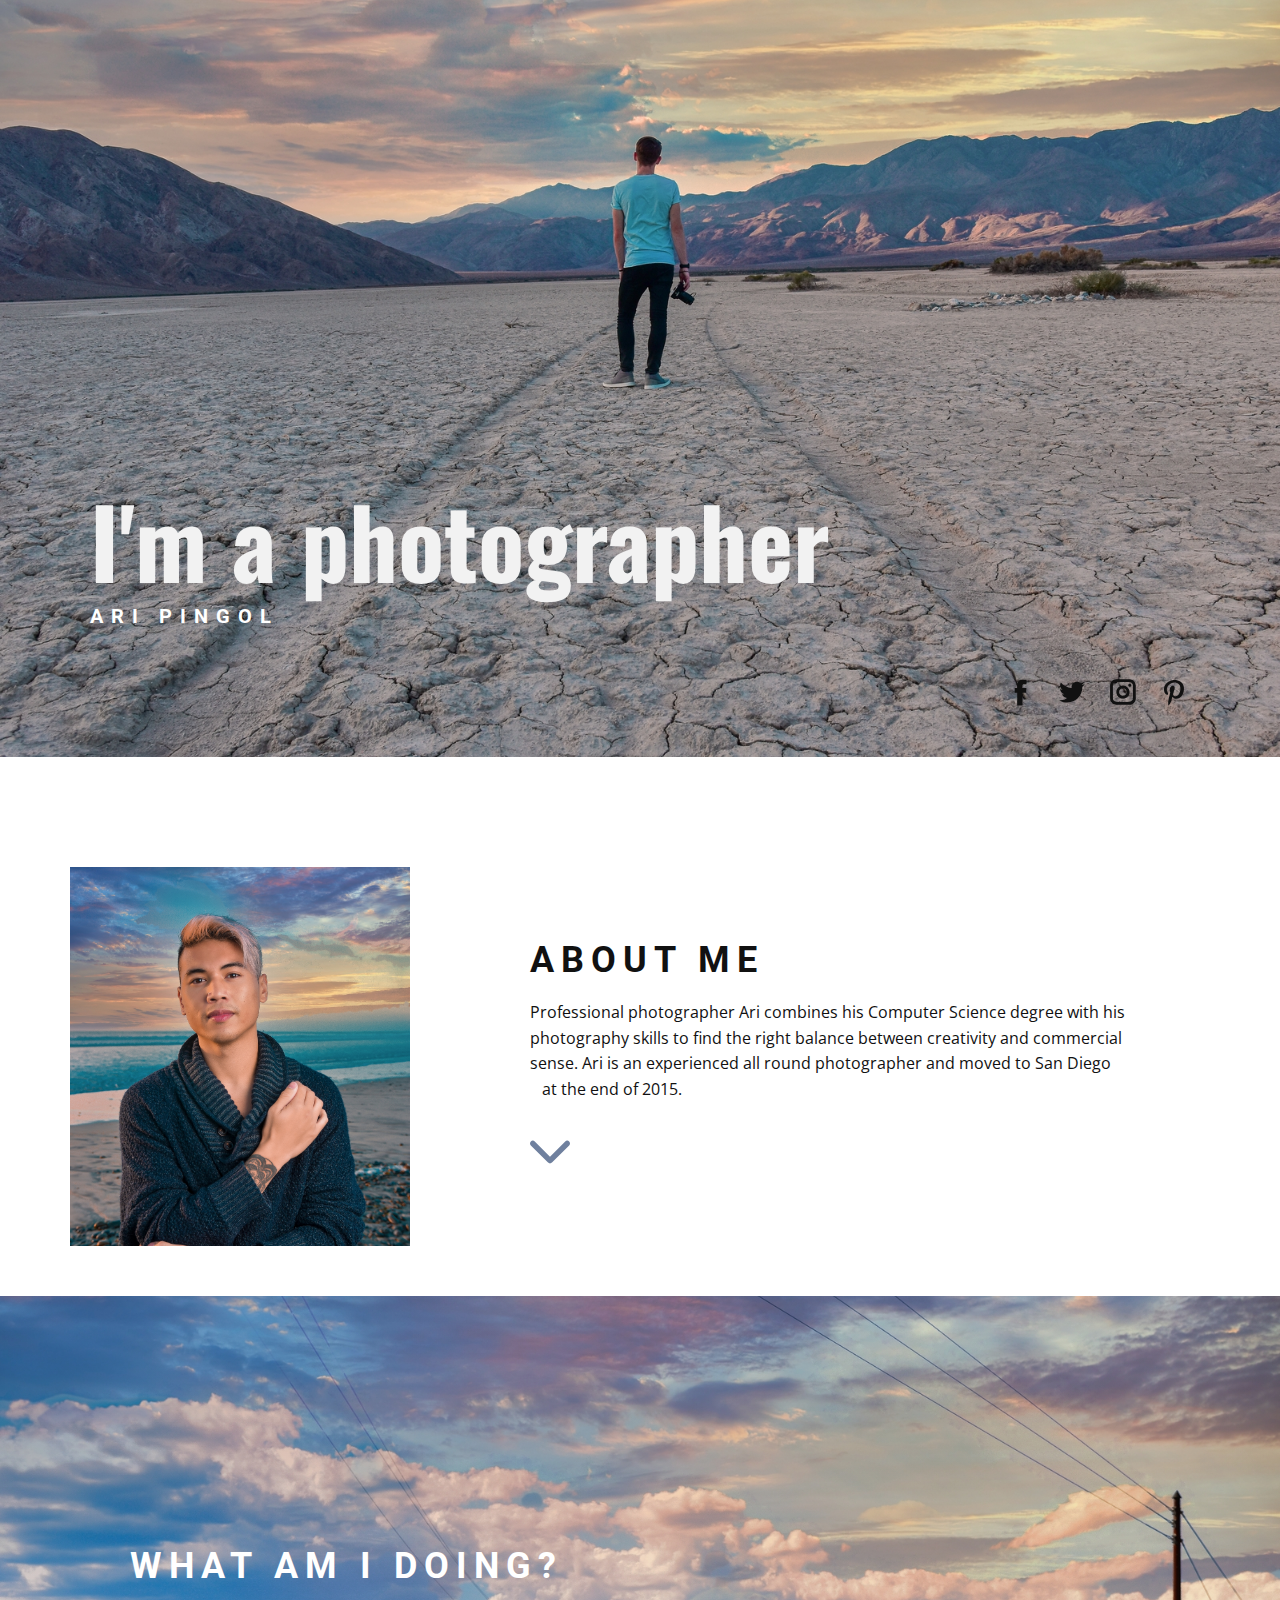
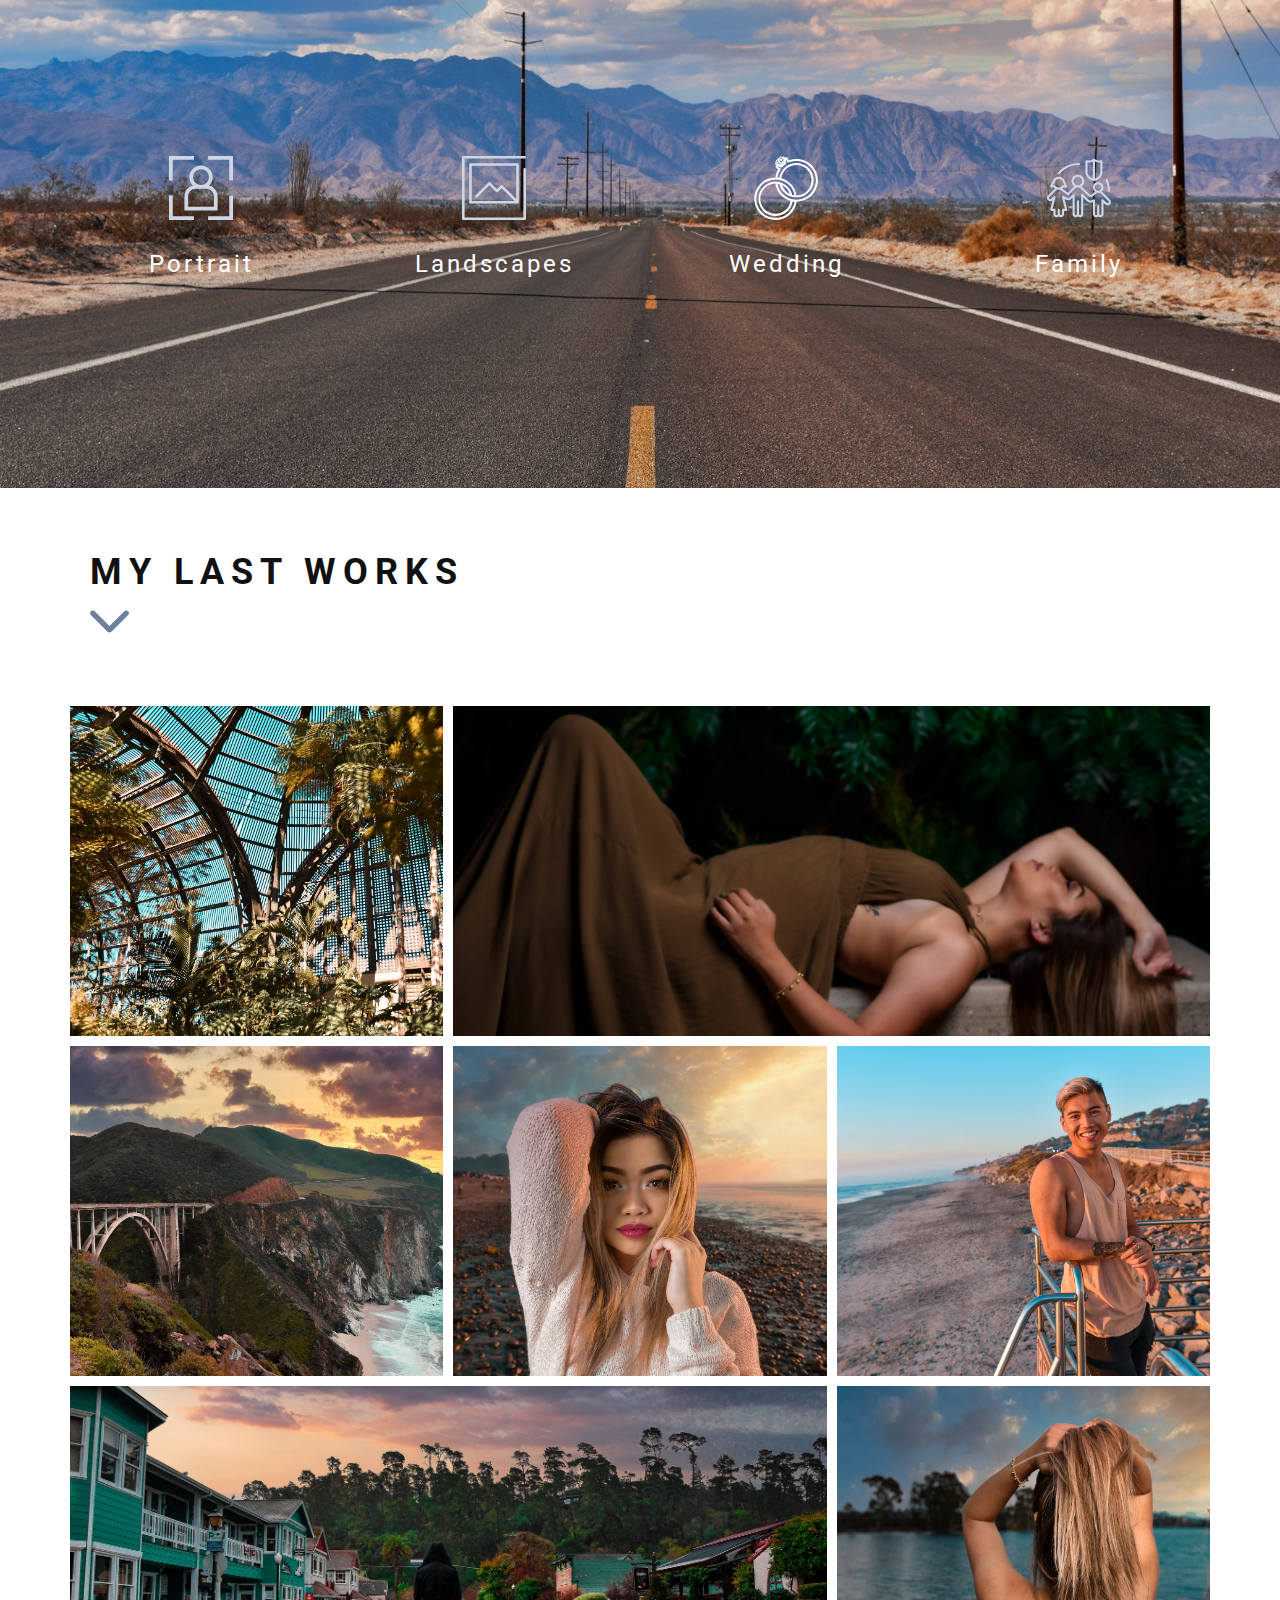
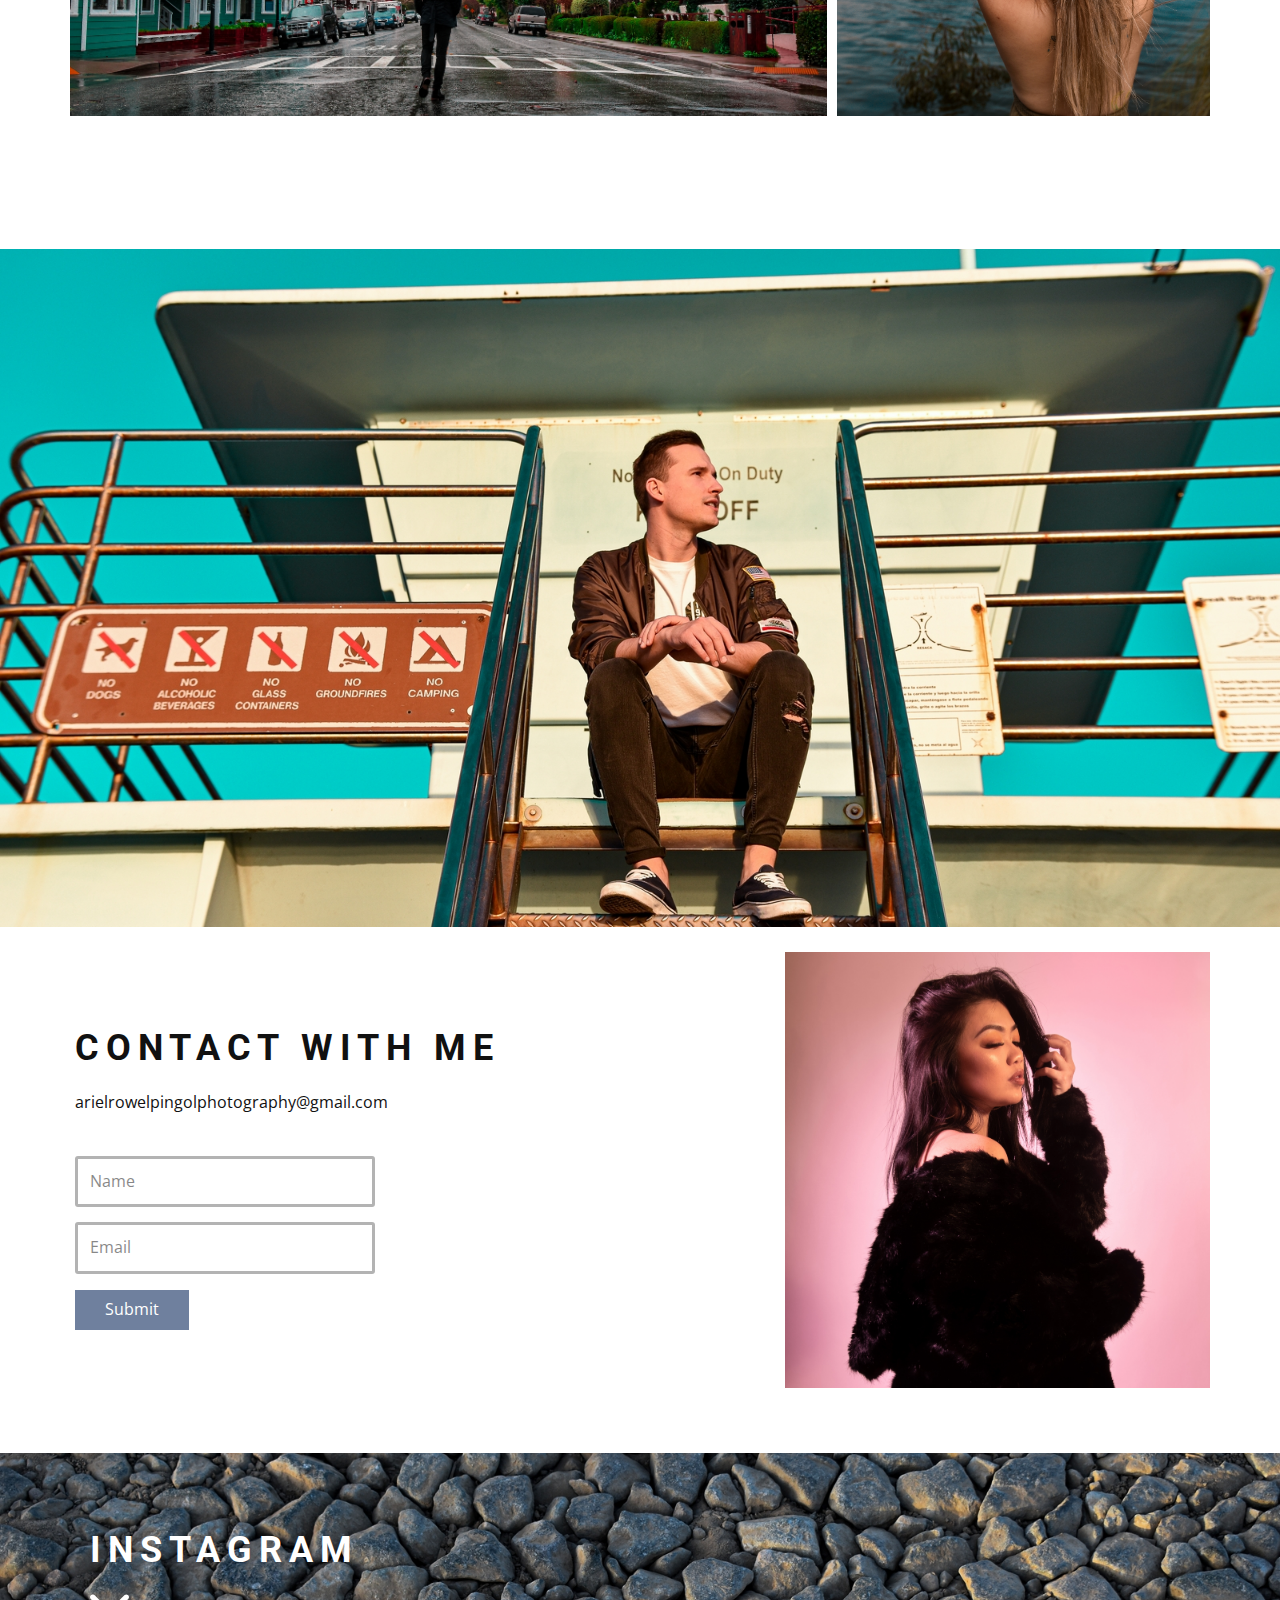
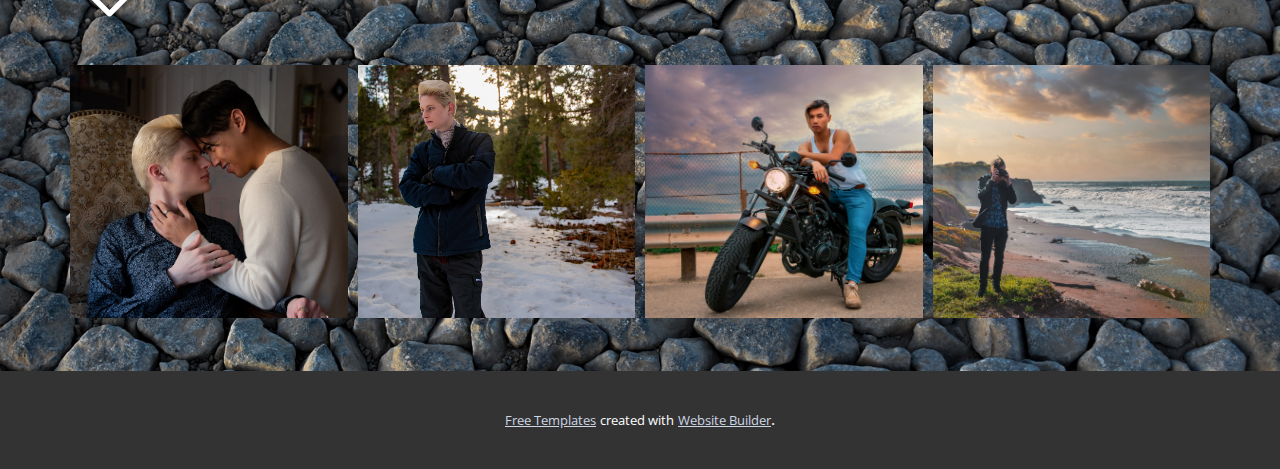
<file: index.html>
<!DOCTYPE html>
<html style="font-size: 16px;">
  <head>
    <meta name="viewport" content="width=device-width, initial-scale=1.0">
    <meta charset="utf-8">
    <meta name="keywords" content="I&amp;apos;m a photographer, About Me, What am I doing?, My Last works, instagram">
    <meta name="description" content="">
    <meta name="page_type" content="np-template-header-footer-from-plugin">
    <title>Home</title>
    <link rel="stylesheet" href="nicepage.css" media="screen">
<link rel="stylesheet" href="Home.css" media="screen">
    <script class="u-script" type="text/javascript" src="jquery.js" defer=""></script>
    <script class="u-script" type="text/javascript" src="nicepage.js" defer=""></script>
    <meta name="generator" content="Nicepage 4.1.0, nicepage.com">
    <link id="u-theme-google-font" rel="stylesheet" href="https://fonts.googleapis.com/css?family=Roboto:100,100i,300,300i,400,400i,500,500i,700,700i,900,900i|Open+Sans:300,300i,400,400i,600,600i,700,700i,800,800i">
    <link id="u-page-google-font" rel="stylesheet" href="https://fonts.googleapis.com/css?family=Oswald:200,300,400,500,600,700|Roboto:100,100i,300,300i,400,400i,500,500i,700,700i,900,900i">
    
    
    
    
    
    
    
    
    <script type="application/ld+json">{
		"@context": "http://schema.org",
		"@type": "Organization",
		"name": "photographer"
}</script>
    <meta name="theme-color" content="#6f809e">
    <meta property="og:title" content="Home">
    <meta property="og:type" content="website">
  </head>
  <body data-home-page="Home.html" data-home-page-title="Home" class="u-body"> 
    <section class="u-clearfix u-image u-section-1" id="sec-7e94" data-image-width="6000" data-image-height="4000">
      <div class="u-clearfix u-sheet u-sheet-1">
        <div class="u-container-style u-expanded-width u-group u-group-1">
          <div class="u-container-layout u-container-layout-1">
            <h1 class="u-custom-font u-font-oswald u-text u-text-grey-5 u-title u-text-1">I'm a photographer&nbsp;<br>
            </h1>
            <h4 class="u-text u-text-white u-text-2">Ari Pingol</h4>
            <div class="u-social-icons u-spacing-19 u-social-icons-1">
              <a class="u-social-url" target="_blank" href="//www.facebook.com/sharer.php?u="><span class="u-icon u-icon-circle u-social-facebook u-social-icon u-icon-1"><svg class="u-svg-link" preserveAspectRatio="xMidYMin slice" viewBox="0 0 112.2 112.2" style="undefined"><use xmlns:xlink="http://www.w3.org/1999/xlink" xlink:href="#svg-49c3"></use></svg><svg x="0px" y="0px" viewBox="0 0 112.2 112.2" enable-background="new 0 0 112.2 112.2" xml:space="preserve" id="svg-49c3" class="u-svg-content"><path d="M75.5,28.8H65.4c-1.5,0-4,0.9-4,4.3v9.4h13.9l-1.5,15.8H61.4v45.1H42.8V58.3h-8.8V42.4h8.8V32.2 c0-7.4,3.4-18.8,18.8-18.8h13.8v15.4H75.5z"></path></svg></span>
              </a>
              <a class="u-social-url" target="_blank" href="//twitter.com/share?url=&amp;text="><span class="u-icon u-icon-circle u-social-icon u-social-twitter u-icon-2"><svg class="u-svg-link" preserveAspectRatio="xMidYMin slice" viewBox="0 0 112.2 112.2" style="undefined"><use xmlns:xlink="http://www.w3.org/1999/xlink" xlink:href="#svg-f3b2"></use></svg><svg x="0px" y="0px" viewBox="0 0 112.2 112.2" enable-background="new 0 0 112.2 112.2" xml:space="preserve" id="svg-f3b2" class="u-svg-content"><path d="M92.2,38.2c0,0.8,0,1.6,0,2.3c0,24.3-18.6,52.4-52.6,52.4c-10.6,0.1-20.2-2.9-28.5-8.2 c1.4,0.2,2.9,0.2,4.4,0.2c8.7,0,16.7-2.9,23-7.9c-8.1-0.2-14.9-5.5-17.3-12.8c1.1,0.2,2.4,0.2,3.4,0.2c1.6,0,3.3-0.2,4.8-0.7 c-8.4-1.6-14.9-9.2-14.9-18c0-0.2,0-0.2,0-0.2c2.5,1.4,5.4,2.2,8.4,2.3c-5-3.3-8.3-8.9-8.3-15.4c0-3.4,1-6.5,2.5-9.2 c9.1,11.1,22.7,18.5,38,19.2c-0.2-1.4-0.4-2.8-0.4-4.3c0.1-10,8.3-18.2,18.5-18.2c5.4,0,10.1,2.2,13.5,5.7c4.3-0.8,8.1-2.3,11.7-4.5 c-1.4,4.3-4.3,7.9-8.1,10.1c3.7-0.4,7.3-1.4,10.6-2.9C98.9,32.3,95.7,35.5,92.2,38.2z"></path></svg></span>
              </a>
              <a class="u-social-url" target="_blank" href="//instagram.com/"><span class="u-icon u-icon-circle u-social-icon u-social-instagram u-icon-3"><svg class="u-svg-link" preserveAspectRatio="xMidYMin slice" viewBox="0 0 112.2 112.2" style="undefined"><use xmlns:xlink="http://www.w3.org/1999/xlink" xlink:href="#svg-73a0"></use></svg><svg x="0px" y="0px" viewBox="0 0 112.2 112.2" enable-background="new 0 0 112.2 112.2" xml:space="preserve" id="svg-73a0" class="u-svg-content"><path d="M55.9,32.9c-12.8,0-23.2,10.4-23.2,23.2s10.4,23.2,23.2,23.2s23.2-10.4,23.2-23.2S68.7,32.9,55.9,32.9z M55.9,69.4c-7.4,0-13.3-6-13.3-13.3c-0.1-7.4,6-13.3,13.3-13.3s13.3,6,13.3,13.3C69.3,63.5,63.3,69.4,55.9,69.4z"></path><path d="M79.7,26.8c-3,0-5.4,2.5-5.4,5.4s2.5,5.4,5.4,5.4c3,0,5.4-2.5,5.4-5.4S82.7,26.8,79.7,26.8z"></path><path d="M78.2,11H33.5C21,11,10.8,21.3,10.8,33.7v44.7c0,12.6,10.2,22.8,22.7,22.8h44.7c12.6,0,22.7-10.2,22.7-22.7 V33.7C100.8,21.1,90.6,11,78.2,11z M91,78.4c0,7.1-5.8,12.8-12.8,12.8H33.5c-7.1,0-12.8-5.8-12.8-12.8V33.7 c0-7.1,5.8-12.8,12.8-12.8h44.7c7.1,0,12.8,5.8,12.8,12.8V78.4z"></path></svg></span>
              </a>
              <a class="u-social-url" target="_blank" href="//pinterest.com/pin/create/button/?url=&amp;media=&amp;description="><span class="u-icon u-icon-circle u-social-icon u-social-pinterest u-icon-4"><svg class="u-svg-link" preserveAspectRatio="xMidYMin slice" viewBox="0 0 112.2 112.2" style="undefined"><use xmlns:xlink="http://www.w3.org/1999/xlink" xlink:href="#svg-08a4"></use></svg><svg x="0px" y="0px" viewBox="0 0 112.2 112.2" enable-background="new 0 0 112.2 112.2" xml:space="preserve" id="svg-08a4" class="u-svg-content"><path d="M61.9,79.8c-5.5-0.3-7.8-3.1-12-5.8c-2.3,12.4-5.4,24.3-13.8,30.5c-2.6-18.7,3.8-32.8,6.9-47.7 c-5.1-8.7,0.7-26.2,11.5-21.9c13.5,5.4-11.6,32.3,5.1,35.7c17.6,3.5,24.7-30.5,13.8-41.4c-15.7-16.1-45.7-0.5-42,22.3 c0.9,5.6,6.7,7.2,2.3,15c-10.1-2.2-13-10.2-12.7-20.7c0.6-17.3,15.5-29.3,30.5-31.1c19-2.2,36.8,6.9,39.2,24.7 C93.4,59.5,82.3,81.3,61.9,79.8z"></path></svg></span>
              </a>
            </div>
          </div>
        </div>
      </div>
    </section>
    <section class="u-clearfix u-white u-section-2" id="sec-fc3f">
      <div class="u-clearfix u-sheet u-sheet-1">
        <div class="u-clearfix u-expanded-width u-gutter-60 u-layout-spacing-vertical u-layout-wrap u-layout-wrap-1">
          <div class="u-layout">
            <div class="u-layout-row">
              <div class="u-align-left u-container-style u-image u-layout-cell u-left-cell u-similar-fill u-size-20 u-image-1" data-image-width="4000" data-image-height="6000">
                <div class="u-container-layout" src=""></div>
              </div>
              <div class="u-align-left u-container-style u-layout-cell u-right-cell u-similar-fill u-size-40 u-layout-cell-2">
                <div class="u-container-layout u-valign-middle u-container-layout-2">
                  <h2 class="u-text u-text-1">About Me</h2>
                  <p class="u-text u-text-2">Professional photographer Ari combines his Computer Science degree with his photography skills to find the right balance between creativity and commercial sense. Ari is an experienced all round photographer and moved to San Diego&nbsp; &nbsp; &nbsp; &nbsp; &nbsp; &nbsp; &nbsp;at the end of 2015.</p><span class="u-icon u-icon-circle u-text-palette-1-base u-icon-1"><svg class="u-svg-link" preserveAspectRatio="xMidYMin slice" viewBox="0 0 451.847 451.847" style="undefined"><use xmlns:xlink="http://www.w3.org/1999/xlink" xlink:href="#svg-5fe6"></use></svg><svg class="u-svg-content" viewBox="0 0 451.847 451.847" x="0px" y="0px" id="svg-5fe6" style="enable-background:new 0 0 451.847 451.847;"><g><path d="M225.923,354.706c-8.098,0-16.195-3.092-22.369-9.263L9.27,151.157c-12.359-12.359-12.359-32.397,0-44.751   c12.354-12.354,32.388-12.354,44.748,0l171.905,171.915l171.906-171.909c12.359-12.354,32.391-12.354,44.744,0   c12.365,12.354,12.365,32.392,0,44.751L248.292,345.449C242.115,351.621,234.018,354.706,225.923,354.706z"></path>
</g></svg></span>
                </div>
              </div>
            </div>
          </div>
        </div>
      </div>
    </section>
    <section class="u-clearfix u-image u-shading u-section-3" src="" id="sec-57dd" data-image-width="6000" data-image-height="4000">
      <div class="u-clearfix u-sheet u-sheet-1">
        <div class="u-clearfix u-expanded-width u-gutter-30 u-layout-wrap u-layout-wrap-1">
          <div class="u-gutter-0 u-layout">
            <div class="u-layout-col">
              <div class="u-size-30">
                <div class="u-layout-row">
                  <div class="u-align-left u-container-style u-layout-cell u-left-cell u-right-cell u-similar-fill u-size-60 u-layout-cell-1">
                    <div class="u-container-layout u-valign-middle u-container-layout-1">
                      <h2 class="u-text u-text-white u-text-1">What am I doing?</h2>
                    </div>
                  </div>
                </div>
              </div>
              <div class="u-size-30">
                <div class="u-layout-row">
                  <div class="u-align-center u-container-style u-layout-cell u-left-cell u-similar-fill u-size-15 u-size-30-md u-layout-cell-2">
                    <div class="u-container-layout u-valign-middle u-container-layout-2"><span class="u-align-left u-icon u-text-palette-1-light-2 u-icon-1"><svg class="u-svg-link" preserveAspectRatio="xMidYMin slice" viewBox="0 0 512 512" style="undefined"><use xmlns:xlink="http://www.w3.org/1999/xlink" xlink:href="#svg-a362"></use></svg><svg xmlns="http://www.w3.org/2000/svg" xmlns:xlink="http://www.w3.org/1999/xlink" version="1.1" id="svg-a362" x="0px" y="0px" viewBox="0 0 512 512" style="enable-background:new 0 0 512 512;" xml:space="preserve" class="u-svg-content"><g><g><polygon points="0,0 0,196.527 30,196.527 30,30 199.578,30 199.578,0   "></polygon>
</g>
</g><g><g><polygon points="312.422,0 312.422,30 482,30 482,196.527 512,196.527 512,0   "></polygon>
</g>
</g><g><g><polygon points="30,482 30,315.473 0,315.473 0,512 199.578,512 199.578,482   "></polygon>
</g>
</g><g><g><polygon points="482,315.473 482,482 312.422,482 312.422,512 512,512 512,315.473   "></polygon>
</g>
</g><g><g><path d="M321.513,235.207c17.271-16.977,28.001-40.588,28.001-66.661c0-51.563-41.95-93.514-93.514-93.514    c-51.564,0-93.514,41.95-93.514,93.514c0,26.074,10.73,49.684,28.001,66.661c-38.7,10.466-67.258,45.88-67.258,87.845v113.916    h265.542V323.052C388.771,281.087,360.213,245.673,321.513,235.207z M256,105.032c35.022,0,63.514,28.492,63.514,63.514    c0,35.023-28.492,63.515-63.514,63.515c-35.022,0-63.514-28.492-63.514-63.515C192.486,133.524,220.978,105.032,256,105.032z     M358.771,406.967H153.229v-83.916c0-33.631,27.36-60.991,60.991-60.991h83.56v0c33.63,0,60.991,27.36,60.991,60.991V406.967z"></path>
</g>
</g><g></g><g></g><g></g><g></g><g></g><g></g><g></g><g></g><g></g><g></g><g></g><g></g><g></g><g></g><g></g></svg></span>
                      <h3 class="u-custom-font u-font-roboto u-text u-text-2">Portrait</h3>
                    </div>
                  </div>
                  <div class="u-align-center u-container-style u-layout-cell u-size-15 u-size-30-md u-layout-cell-3">
                    <div class="u-container-layout u-valign-middle u-container-layout-3"><span class="u-align-left u-icon u-text-palette-1-light-2 u-icon-2"><svg class="u-svg-link" preserveAspectRatio="xMidYMin slice" viewBox="0 0 294.842 294.842" style="undefined"><use xmlns:xlink="http://www.w3.org/1999/xlink" xlink:href="#svg-0990"></use></svg><svg xmlns="http://www.w3.org/2000/svg" xmlns:xlink="http://www.w3.org/1999/xlink" version="1.1" id="svg-0990" x="0px" y="0px" viewBox="0 0 294.842 294.842" style="enable-background:new 0 0 294.842 294.842;" xml:space="preserve" class="u-svg-content"><g><path d="M288.842,55.421c-3.313,0-6,2.687-6,6v221.421H12V12h276.842c3.313,0,6-2.687,6-6s-2.687-6-6-6H6C2.687,0,0,2.687,0,6   v282.842c0,3.313,2.687,6,6,6h282.842c3.313,0,6-2.687,6-6V61.421C294.842,58.107,292.155,55.421,288.842,55.421z"></path><path d="M39.12,33.12c-3.313,0-6,2.687-6,6v173.858c0,3.313,2.687,6,6,6h216.602c3.313,0,6-2.687,6-6V39.12c0-3.313-2.687-6-6-6   H39.12z M45.12,45.12h204.602v152.99l-62.709-62.709c-2.342-2.344-6.143-2.344-8.484,0l-17.321,17.32l-30.916-30.915   c-2.342-2.344-6.143-2.344-8.484,0l-59.5,59.5c-2.344,2.343-2.344,6.142,0,8.484c2.342,2.344,6.143,2.344,8.484,0l55.258-55.257   l30.916,30.915c2.342,2.344,6.143,2.344,8.484,0l17.321-17.32l58.85,58.85H45.12V45.12z"></path>
</g><g></g><g></g><g></g><g></g><g></g><g></g><g></g><g></g><g></g><g></g><g></g><g></g><g></g><g></g><g></g></svg></span>
                      <h3 class="u-custom-font u-font-roboto u-text u-text-3">Landscapes</h3>
                    </div>
                  </div>
                  <div class="u-align-center u-container-style u-layout-cell u-size-15 u-size-30-md u-layout-cell-4">
                    <div class="u-container-layout u-valign-middle u-container-layout-4"><span class="u-align-left u-icon u-icon-3"><svg class="u-svg-link" preserveAspectRatio="xMidYMin slice" viewBox="0 0 64 64" style="undefined"><use xmlns:xlink="http://www.w3.org/1999/xlink" xlink:href="#svg-982c"></use></svg><svg class="u-svg-content" viewBox="0 0 64 64" id="svg-982c"><g><path d="M58.8,10.4c-5.6-6.7-15.4-9.1-24.1-6l-0.4-1.2c-0.4-1-1-1.7-1.7-1.9c-0.3-0.1-1-0.1-1.6,0.4L30.7,2    c0,0,0,0.1-0.1,0.1l0.2-0.9c0,0,0,0,0,0c0,0,0-0.1,0-0.1c0,0,0,0,0-0.1c0-0.1,0-0.1-0.1-0.2c0,0,0,0,0,0c0,0,0,0,0,0    c0-0.1-0.1-0.1-0.2-0.1c0,0,0,0-0.1,0c0,0-0.1,0-0.1,0c0,0,0,0,0,0l-3.6-0.1c-0.1,0-0.2,0-0.3,0.1L22,4.3    c-0.1,0.1-0.1,0.2-0.2,0.3l-0.7,3.6c0,0.1,0,0.3,0.1,0.4c0.1,0.1,0.2,0.1,0.4,0.1c0,0,0,0,0,0l1.2,0c-0.1,0.1-0.2,0.1-0.3,0.2    l-0.3,0.3c-0.7,0.6-0.7,1.2-0.7,1.5c0.1,0.7,0.6,1.4,1.6,2l1.1,0.6c-1.4,2.4-2.3,5.2-2.7,8c0,0,0,0.1,0,0.1c-5,0-9.8,1.7-13.6,5    c-9,7.6-10.2,21-2.6,30c4.2,5,10.3,7.6,16.3,7.6c4.8,0,9.7-1.6,13.7-5c4-3.4,6.6-8.1,7.4-13.2c0,0,0-0.1,0-0.1    c4.4,0,8.7-1.4,12.4-4.1c4.9-3.6,7.9-8.8,8.7-14.8C64.4,20.9,62.6,14.9,58.8,10.4z M30.2,6.7l-0.6,0.5L30,5.2L30.2,6.7z M27.9,3.7    l1.7-1.3l-0.8,4L27.9,3.7z M28,7l-2.5-1.4l1.6-1.3L28,7z M24.9,4.8L25,3.5l1.4,0.2L24.9,4.8z M24.6,6.4l2.5,1.4l-4.2,0L24.6,6.4z     M26.9,1.5l2.1,0l-1.5,1.2c0,0-0.1,0-0.1,0l-1.7-0.2L26.9,1.5z M23.9,4l-0.1,1.7c0,0,0,0,0,0l-1.5,1.2L22.8,5L23.9,4z M27.8,8.7    l-0.6,0.5l-1.7-0.5L27.8,8.7z M33.9,57.5c-8.2,6.8-20.4,5.8-27.2-2.4c-3.3-4-4.9-9-4.4-14.1c0.4-5.1,2.9-9.8,6.8-13.1    c3.7-3.1,8.5-4.7,13.3-4.5c5.4,0.2,10.5,2.8,13.9,6.9c2.2,2.6,3.6,5.7,4.2,9c-0.8-0.1-1.5-0.2-2.3-0.4c-0.6-2.6-1.8-5.1-3.6-7.1    c-2.1-2.5-4.9-4.3-8-5.3c-1.4-0.4-2.9-0.7-4.3-0.7c0,0,0,0,0,0c0,0,0-0.1,0-0.1c0,0,0,0,0,0c-4.3-0.2-8.4,1.2-11.7,4    c-7.3,6.1-8.2,16.9-2.1,24.2c3.4,4,8.3,6.1,13.2,6.1c3.9,0,7.8-1.3,11-4c3.2-2.7,5.3-6.4,5.9-10.5c0.7,0.1,1.4,0.2,2.1,0.3    C39.9,50.2,37.5,54.5,33.9,57.5z M42.5,39.4c-0.6-3.8-2.2-7.4-4.7-10.4c-2.8-3.3-6.5-5.6-10.5-6.8c0,0,0-0.1,0-0.1    c0.5-3.7,2.4-7.1,5.3-9.5c3.1-2.6,7-3.8,11.1-3.5c4,0.4,7.7,2.3,10.3,5.4s3.8,7,3.5,11.1c-0.4,4-2.3,7.7-5.4,10.3    C49.4,38.1,46,39.3,42.5,39.4z M35.9,37.9c-2-0.9-3.7-2.3-5.2-4c-1.2-1.5-2.2-3.2-2.8-5c2,0.9,3.8,2.3,5.2,4    C34.4,34.4,35.3,36.1,35.9,37.9z M21.4,27.5c0.6,4.4,2.4,8.4,5.4,11.5c2.7,2.9,6.1,4.8,9.7,5.8c0,0,0,0,0,0.1    c-0.5,3.7-2.4,7-5.3,9.4c-6.4,5.4-16,4.5-21.4-1.9c-5.4-6.4-4.5-16,1.9-21.4C14.5,28.8,17.8,27.6,21.4,27.5z M61.7,26.5    c-0.7,5.4-3.4,10.2-7.9,13.4C46,45.7,35,44.7,28.3,37.7c-2.6-2.7-4.3-6.2-4.9-10c0.7,0.1,1.5,0.2,2.2,0.5c0.6,2.6,1.8,5.1,3.6,7.1    c2.1,2.5,4.8,4.3,7.9,5.3c0,0,0.1,0,0.1,0c1.2,0.4,2.4,0.6,3.7,0.7c0.3,0,0.6,0,0.9,0c0,0,0,0,0.1,0c0,0,0,0,0,0    c0.2,0,0.4,0,0.6,0c4,0,7.9-1.4,11-4c3.5-2.9,5.7-7.1,6.1-11.7c0.4-4.6-1-9-4-12.5c-2.9-3.5-7.1-5.7-11.7-6.1c-4.6-0.4-9,1-12.5,4    c-3.2,2.7-5.3,6.5-6,10.7c-0.6-0.1-1.3-0.2-1.9-0.3c0.4-2.9,1.4-5.6,3-8.1c0.1-0.2,0.2-0.5,0.1-0.8S26.3,12.1,26,12l-1.9-1.1    c-0.2-0.1-0.4-0.2-0.5-0.3l0.2-0.1c0.1-0.1,0.3-0.1,0.5,0c0.1,0,0.1,0.1,0.2,0.1l2.6,0.8c0.3,0.1,0.7,0,0.9-0.2l3.9-3.3    c0.3-0.2,0.4-0.6,0.3-0.9l-0.3-2.7c0-0.1,0-0.2-0.1-0.2c-0.1-0.2,0-0.4,0.1-0.5l0.2-0.1c0.1,0.1,0.2,0.3,0.2,0.5L33.2,6    c0.1,0.3,0.3,0.5,0.5,0.6c0.2,0.1,0.5,0.1,0.8,0c8.1-3.3,17.5-1.2,22.8,5.1C60.8,15.8,62.3,21.1,61.7,26.5z" fill="currentColor"></path>
</g></svg></span>
                      <h3 class="u-custom-font u-font-roboto u-text u-text-4">Wedding</h3>
                    </div>
                  </div>
                  <div class="u-align-center u-container-style u-layout-cell u-right-cell u-size-15 u-size-30-md u-layout-cell-5">
                    <div class="u-container-layout u-valign-middle u-container-layout-5"><span class="u-icon u-text-palette-1-light-2 u-icon-4"><svg class="u-svg-link" preserveAspectRatio="xMidYMin slice" viewBox="0 0 479.97 479.97" style="undefined"><use xmlns:xlink="http://www.w3.org/1999/xlink" xlink:href="#svg-5119"></use></svg><svg xmlns="http://www.w3.org/2000/svg" xmlns:xlink="http://www.w3.org/1999/xlink" version="1.1" id="svg-5119" x="0px" y="0px" viewBox="0 0 479.97 479.97" style="enable-background:new 0 0 479.97 479.97;" xml:space="preserve" class="u-svg-content"><g><g><path d="M407.972,31.491c-0.538,0-1.075,0.054-1.602,0.162c-16.044,3.229-32.715,0.323-46.72-8.144l-3.512-2.12    c-0.221-0.11-0.448-0.209-0.68-0.296c-0.232-0.112-0.464-0.208-0.704-0.304c-1.776-0.656-3.728-0.656-5.504,0    c-0.24,0.096-0.472,0.192-0.704,0.304c-0.232,0.087-0.458,0.186-0.68,0.296l-3.512,2.12c-14.021,8.487-30.72,11.394-46.784,8.144    c-4.329-0.884-8.555,1.909-9.438,6.238c-0.108,0.527-0.162,1.064-0.162,1.602v80.56c0,11.348,3.068,22.485,8.88,32.232    c6.721,11.314,16.862,20.2,28.96,25.376l23.024,9.92c2.007,0.864,4.281,0.864,6.288,0l23.032-9.92    c12.086-5.182,22.216-14.068,28.928-25.376c5.815-9.746,8.886-20.883,8.888-32.232v-80.56    C415.971,35.074,412.39,31.491,407.972,31.491z M343.97,168.068l-11.864-5.112c-8.991-3.856-16.527-10.467-21.52-18.88    c-4.325-7.259-6.611-15.55-6.616-24V48.684c13.713,1.092,27.478-1.322,40-7.016V168.068z M399.97,120.052    c-0.005,8.45-2.291,16.741-6.616,24c-4.993,8.413-12.529,15.024-21.52,18.88l-11.864,5.144V41.668    c12.523,5.692,26.288,8.106,40,7.016V120.052z"></path>
</g>
</g><g><g><path d="M454.69,177.036c-1.643-4.101-6.3-6.094-10.401-4.452c-4.102,1.643-6.095,6.3-4.452,10.401    c0.061,0.152,0.127,0.302,0.197,0.45c10.573,24.22,16,50.373,15.936,76.8c0,4.418,3.582,8,8,8s8-3.582,8-8    C472.04,231.605,466.155,203.272,454.69,177.036z"></path>
</g>
</g><g><g><path d="M239.97,52.236c-60.794-0.014-118.547,26.588-158.048,72.8c-2.872,3.358-2.478,8.408,0.88,11.28    c3.358,2.872,8.408,2.478,11.28-0.88c36.459-42.66,89.77-67.217,145.888-67.2c4.418,0,8-3.582,8-8S244.388,52.236,239.97,52.236z"></path>
</g>
</g><g><g><path d="M472.658,327.516l-53.24-53.272c-2.949-2.924-6.261-5.457-9.856-7.536c16.982-14.13,19.294-39.351,5.164-56.332    c-14.13-16.982-39.351-19.294-56.332-5.164c-16.982,14.13-19.294,39.351-5.164,56.332c1.917,2.304,4.087,4.385,6.468,6.204    c-2.865,1.827-5.526,3.956-7.936,6.352l-14.544,13.808c-5.091,4.865-13.155,4.704-18.048-0.36l-53.264-53.272    c-2.263-2.257-4.748-4.281-7.416-6.04c22.106-14.631,28.166-44.413,13.535-66.519c-14.631-22.106-44.413-28.166-66.519-13.535    c-22.106,14.631-28.166,44.413-13.535,66.519c3.557,5.375,8.16,9.978,13.535,13.535c-2.665,1.764-5.146,3.79-7.408,6.048    l-40.76,40.8l-35.912-25.792c-2.065-1.963-4.3-3.738-6.68-5.304c3.252-2.216,6.223-4.819,8.848-7.752h20.376    c4.418,0.002,8.002-3.578,8.004-7.996c0.001-1.243-0.288-2.468-0.844-3.58l-17.808-35.624c-1.425-4.415-3.498-8.594-6.152-12.4    c-0.443-0.86-1.043-1.631-1.768-2.272c-16.291-20.655-46.242-24.193-66.897-7.902c-3.2,2.524-6.064,5.449-8.519,8.702    c-0.315,0.349-0.604,0.72-0.864,1.112c-2.755,3.892-4.913,8.174-6.4,12.704l-17.84,35.664c-1.984,3.948-0.392,8.756,3.556,10.74    c1.096,0.551,2.305,0.842,3.532,0.852h20.44c2.611,2.907,5.566,5.486,8.8,7.68c-2.567,1.714-4.962,3.672-7.152,5.848    L7.314,297.036c-9.751,9.75-9.752,25.559-0.002,35.31c4.683,4.683,11.035,7.314,17.658,7.314    c5.928-0.021,11.659-2.131,16.184-5.96l-16.92,68c-1.1,4.279,1.477,8.64,5.756,9.74c0.647,0.166,1.312,0.251,1.98,0.252h16v24    c-0.008,13.219,10.701,23.943,23.921,23.951c5.942,0.004,11.674-2.203,16.079-6.191c9.8,8.872,24.937,8.119,33.809-1.681    c3.988-4.405,6.195-10.137,6.191-16.079v-24h16c4.418,0.003,8.003-3.576,8.006-7.994c0-0.655-0.079-1.307-0.238-1.942    l-19.736-79.384l11.04,5.704c4.754,2.492,10.066,3.731,15.432,3.6c0.515,0.032,1.031,0.019,1.544-0.04    c0.352,0,0.72,0.056,0.92,0.056c6.622-0.019,12.97-2.649,17.664-7.32l13.368-13.368v124.688    c-0.038,13.206,10.636,23.943,23.842,23.981c5.974,0.017,11.738-2.202,16.158-6.221c9.8,8.872,24.937,8.119,33.809-1.681    c3.988-4.405,6.195-10.137,6.191-16.079V311.004l25.6,25.6c12.034,12.408,30.409,16.241,46.4,9.68v89.408    c-0.038,13.206,10.636,23.943,23.842,23.981c5.974,0.017,11.738-2.202,16.158-6.221c9.8,8.872,24.937,8.119,33.809-1.681    c3.988-4.405,6.195-10.137,6.191-16.079v-85.464l13.368,12.6c9.756,9.751,25.57,9.747,35.321-0.009    c4.679-4.681,7.308-11.028,7.311-17.647C479.989,338.546,477.356,332.188,472.658,327.516z M383.97,212.236    c13.255,0,24,10.745,24,24s-10.745,24-24,24s-24-10.745-24-24S370.715,212.236,383.97,212.236z M199.97,188.236    c0-17.673,14.327-32,32-32c17.673,0,32,14.327,32,32s-14.327,32-32,32C214.297,220.236,199.97,205.909,199.97,188.236z     M56.162,220.236h-11.2l12.288-24.608c0.181-0.362,0.336-0.736,0.464-1.12c0.998-3.185,2.488-6.195,4.416-8.92    c0.144-0.168,0.296-0.344,0.432-0.528c10.397-14.05,30.215-17.011,44.266-6.614c2.52,1.865,4.749,4.094,6.614,6.614    c0.128,0.176,0.272,0.344,0.416,0.512c1.939,2.726,3.435,5.742,4.432,8.936c0.128,0.384,0.283,0.758,0.464,1.12l12.304,24.608    h-11.2c-2.518,0-4.889,1.186-6.4,3.2c-5.516,7.324-13.941,11.892-23.088,12.52c-1.64-0.08-3.256-0.096-4.896,0    c-9.084-0.679-17.434-5.242-22.912-12.52C61.051,221.422,58.68,220.236,56.162,220.236z M461.359,351.511    c-1.679,1.681-3.957,2.626-6.333,2.629c-2.455-0.024-4.799-1.025-6.513-2.784l-27.024-25.52c-3.198-3.049-8.262-2.928-11.31,0.27    c-1.434,1.504-2.227,3.508-2.21,5.586v104c0,4.418-3.582,8-8,8s-8-3.582-8-8v-59.856c0-4.418-3.582-8-8-8s-8,3.582-8,8v59.856    c0,4.418-3.582,8-8,8s-8-3.582-8-8v-104c0.002-4.418-3.578-8.001-7.997-8.003c-2.041-0.001-4.006,0.779-5.491,2.179    c-10.343,10.214-27.007,10.11-37.221-0.233c-0.128-0.129-0.254-0.26-0.379-0.391l-39.2-39.2    c-3.093-3.155-8.158-3.204-11.313-0.111c-1.546,1.516-2.411,3.594-2.399,5.759v144c0,4.418-3.582,8-8,8s-8-3.582-8-8v-96    c0-4.418-3.582-8-8-8s-8,3.582-8,8v96c0,4.418-3.582,8-8,8s-8-3.582-8-8v-144c-0.001-4.418-3.583-7.999-8.002-7.998    c-2.121,0-4.154,0.843-5.654,2.342l-27,27c-1.543,1.56-3.603,2.501-5.792,2.648c-0.208,0-0.8-0.096-1.04-0.112s-0.416,0-0.616,0    c-0.373-0.028-0.747-0.028-1.12,0c-0.271,0-0.541,0.04-0.8,0.12c-2.611-0.004-5.183-0.629-7.504-1.824l-26.744-13.832    c-3.924-2.03-8.751-0.494-10.781,3.43c-0.892,1.725-1.127,3.716-0.659,5.602l21.536,86.624H119.97c-4.418,0-8,3.582-8,8v32    c0,4.418-3.582,8-8,8s-8-3.582-8-8v-32c0-4.418-3.582-8-8-8s-8,3.582-8,8v32c0,4.418-3.582,8-8,8s-8-3.582-8-8v-32    c0-4.418-3.582-8-8-8H42.234l21.536-86.656c1.061-4.289-1.555-8.626-5.844-9.688c-2.761-0.683-5.678,0.151-7.66,2.191    l-18.952,19.496c-3.483,3.521-9.161,3.552-12.682,0.07c-1.704-1.686-2.663-3.984-2.661-6.382c-0.014-2.404,0.944-4.712,2.656-6.4    l46.784-47.288c5.126-5.078,11.832-8.253,19.008-9c1.192,0.088,2.4,0.192,3.584,0.192c1.184,0,2.4-0.104,3.584-0.192    c7.176,0.747,13.882,3.922,19.008,9c0.306,0.31,0.638,0.594,0.992,0.848l41.936,30.112c3.184,2.282,7.552,1.923,10.32-0.848    l45.6-45.6c12.489-12.45,32.695-12.45,45.184,0l53.344,53.44c11.019,11.144,28.945,11.375,40.248,0.52l14.688-13.944    c12.642-12.073,32.542-12.073,45.184,0l53.264,53.264C464.858,342.329,464.86,348.007,461.359,351.511z"></path>
</g>
</g><g></g><g></g><g></g><g></g><g></g><g></g><g></g><g></g><g></g><g></g><g></g><g></g><g></g><g></g><g></g></svg></span>
                      <h3 class="u-custom-font u-font-roboto u-text u-text-body-alt-color u-text-5">Family</h3>
                    </div>
                  </div>
                </div>
              </div>
            </div>
          </div>
        </div>
      </div>
    </section>
    <section class="u-clearfix u-white u-section-4" id="sec-19b5">
      <div class="u-clearfix u-sheet u-sheet-1">
        <div class="u-container-style u-group u-group-1">
          <div class="u-container-layout u-valign-middle u-container-layout-1">
            <h2 class="u-text u-text-1">My Last works<br>
            </h2><span class="u-icon u-icon-circle u-text-palette-1-base u-icon-1"><svg class="u-svg-link" preserveAspectRatio="xMidYMin slice" viewBox="0 0 451.847 451.847" style="undefined"><use xmlns:xlink="http://www.w3.org/1999/xlink" xlink:href="#svg-c30c"></use></svg><svg xmlns="http://www.w3.org/2000/svg" xmlns:xlink="http://www.w3.org/1999/xlink" version="1.1" id="svg-c30c" x="0px" y="0px" viewBox="0 0 451.847 451.847" style="enable-background:new 0 0 451.847 451.847;" xml:space="preserve" class="u-svg-content"><g><path d="M225.923,354.706c-8.098,0-16.195-3.092-22.369-9.263L9.27,151.157c-12.359-12.359-12.359-32.397,0-44.751   c12.354-12.354,32.388-12.354,44.748,0l171.905,171.915l171.906-171.909c12.359-12.354,32.391-12.354,44.744,0   c12.365,12.354,12.365,32.392,0,44.751L248.292,345.449C242.115,351.621,234.018,354.706,225.923,354.706z"></path>
</g><g></g><g></g><g></g><g></g><g></g><g></g><g></g><g></g><g></g><g></g><g></g><g></g><g></g><g></g><g></g></svg></span>
          </div>
        </div>
        <div class="u-clearfix u-expanded-width u-gutter-10 u-layout-wrap u-layout-wrap-1">
          <div class="u-gutter-0 u-layout">
            <div class="u-layout-col">
              <div class="u-size-20 u-size-30-md">
                <div class="u-layout-row">
                  <div class="u-align-left u-container-style u-image u-layout-cell u-left-cell u-size-20 u-image-1" data-image-width="6000" data-image-height="4000">
                    <div class="u-container-layout"></div>
                  </div>
                  <div class="u-align-left u-container-style u-image u-layout-cell u-right-cell u-size-40 u-image-2" data-image-width="6000" data-image-height="4000">
                    <div class="u-container-layout"></div>
                  </div>
                </div>
              </div>
              <div class="u-size-20 u-size-30-md">
                <div class="u-layout-row">
                  <div class="u-align-left u-container-style u-image u-layout-cell u-left-cell u-size-20 u-image-3" data-image-width="6000" data-image-height="4000">
                    <div class="u-container-layout"></div>
                  </div>
                  <div class="u-align-left u-container-style u-image u-layout-cell u-size-20 u-image-4" data-image-width="1600" data-image-height="1067">
                    <div class="u-container-layout u-container-layout-5"></div>
                  </div>
                  <div class="u-align-left u-container-style u-image u-layout-cell u-right-cell u-size-20 u-image-5" data-image-width="6000" data-image-height="4000">
                    <div class="u-container-layout"></div>
                  </div>
                </div>
              </div>
              <div class="u-size-20 u-size-60-md">
                <div class="u-layout-row">
                  <div class="u-align-left u-container-style u-image u-layout-cell u-left-cell u-size-40 u-image-6" data-image-width="6000" data-image-height="4000">
                    <div class="u-container-layout"></div>
                  </div>
                  <div class="u-align-left u-container-style u-image u-layout-cell u-right-cell u-size-20 u-image-7" data-image-width="6000" data-image-height="4000">
                    <div class="u-container-layout u-container-layout-8"></div>
                  </div>
                </div>
              </div>
            </div>
          </div>
        </div>
      </div>
    </section>
    <section class="u-clearfix u-image u-section-5" src="" id="sec-f8c8" data-image-width="6000" data-image-height="4000">
      <div class="u-clearfix u-sheet u-sheet-1"></div>
    </section>
    <section class="u-clearfix u-white u-section-6" id="sec-bc20">
      <div class="u-clearfix u-sheet u-sheet-1">
        <div class="u-clearfix u-expanded-width u-gutter-20 u-layout-wrap u-layout-wrap-1">
          <div class="u-layout">
            <div class="u-layout-row">
              <div class="u-align-left u-container-style u-layout-cell u-left-cell u-similar-fill u-size-37 u-layout-cell-1">
                <div class="u-container-layout u-container-layout-1">
                  <h3 class="u-align-center-lg u-align-center-md u-align-center-xs u-text u-text-1">Contact With Me</h3>
                  <p class="u-text u-text-2">arielrowelpingolphotography@gmail.com</p>
                  <div class="u-align-left-lg u-align-left-md u-form u-form-1">
                    <form action="https://nicepage.com/editor/Forms/Process" method="POST" class="u-block-9693-10 u-form-spacing-15 u-form-vertical u-inner-form">
                      <div class="u-form-group u-form-name">
                        <label for="name-aa26" class="u-form-control-hidden u-label">Name</label>
                        <input type="text" placeholder="Name" id="name-aa26" name="name" class="u-border-grey-30 u-input" required="">
                      </div>
                      <div class="u-form-email u-form-group">
                        <label for="email-aa26" class="u-form-control-hidden u-label">Email</label>
                        <input type="email" placeholder="Email" id="email-aa26" name="email" class="u-border-grey-30 u-input" required="">
                      </div>
                      <div class="u-form-group u-form-submit">
                        <a href="#" class="u-btn u-btn-submit u-button-style u-palette-1-base u-btn-1">Submit</a>
                        <input type="submit" value="submit" class="u-form-control-hidden" placeholder="">
                      </div>
                      <div class="u-form-send-message u-form-send-success" style="background-color: rgb(98, 197, 132); color: rgb(255, 255, 255);">Thanks! Message sent.</div>
                      <div class="u-form-send-error u-form-send-message" style="background-color: rgb(249, 93, 81); color: rgb(255, 255, 255);">Failed to send request. Please correct errors and try again.</div>
                      <input type="hidden" value="" name="recaptchaResponse">
                    </form>
                  </div>
                </div>
              </div>
              <div class="u-container-style u-image u-layout-cell u-right-cell u-similar-fill u-size-23 u-image-1" data-image-width="4000" data-image-height="6000">
                <div class="u-container-layout"></div>
              </div>
            </div>
          </div>
        </div>
      </div>
    </section>
    <section class="u-clearfix u-image u-section-7" id="sec-6701" data-image-width="6000" data-image-height="4000">
      <div class="u-clearfix u-sheet u-sheet-1">
        <div class="u-container-style u-group u-group-1">
          <div class="u-container-layout u-valign-middle u-container-layout-1">
            <h2 class="u-text u-text-body-alt-color u-text-1">instagram</h2><span class="u-icon u-icon-circle u-text-body-alt-color u-icon-1"><svg class="u-svg-link" preserveAspectRatio="xMidYMin slice" viewBox="0 0 451.847 451.847" style="undefined"><use xmlns:xlink="http://www.w3.org/1999/xlink" xlink:href="#svg-9c13"></use></svg><svg xmlns="http://www.w3.org/2000/svg" xmlns:xlink="http://www.w3.org/1999/xlink" version="1.1" id="svg-9c13" x="0px" y="0px" viewBox="0 0 451.847 451.847" style="enable-background:new 0 0 451.847 451.847;" xml:space="preserve" class="u-svg-content"><g><path d="M225.923,354.706c-8.098,0-16.195-3.092-22.369-9.263L9.27,151.157c-12.359-12.359-12.359-32.397,0-44.751   c12.354-12.354,32.388-12.354,44.748,0l171.905,171.915l171.906-171.909c12.359-12.354,32.391-12.354,44.744,0   c12.365,12.354,12.365,32.392,0,44.751L248.292,345.449C242.115,351.621,234.018,354.706,225.923,354.706z"></path>
</g><g></g><g></g><g></g><g></g><g></g><g></g><g></g><g></g><g></g><g></g><g></g><g></g><g></g><g></g><g></g></svg></span>
          </div>
        </div>
        <div class="u-clearfix u-gutter-10 u-layout-wrap u-layout-wrap-1">
          <div class="u-layout">
            <div class="u-layout-row">
              <div class="u-align-left u-container-style u-image u-layout-cell u-left-cell u-size-15 u-size-30-md u-image-1" data-image-width="6000" data-image-height="4000">
                <div class="u-container-layout"></div>
              </div>
              <div class="u-align-left u-container-style u-image u-layout-cell u-size-15 u-size-30-md u-image-2" data-image-width="4000" data-image-height="6000">
                <div class="u-container-layout"></div>
              </div>
              <div class="u-align-left u-container-style u-image u-layout-cell u-size-15 u-size-30-md u-image-3" data-image-width="6000" data-image-height="4000">
                <div class="u-container-layout"></div>
              </div>
              <div class="u-align-left u-container-style u-image u-layout-cell u-size-15 u-size-30-md u-image-4" data-image-width="6000" data-image-height="4000">
                <div class="u-container-layout"></div>
              </div>
            </div>
          </div>
        </div>
      </div>
    </section>
    
    
    
    <section class="u-backlink u-clearfix u-grey-80">
      <a class="u-link" href="https://nicepage.com/templates" target="_blank">
        <span>Free Templates</span>
      </a>
      <p class="u-text">
        <span>created with</span>
      </p>
      <a class="u-link" href="https://nicepage.com/website-builder" target="_blank">
        <span>Website Builder</span>
      </a>. 
    </section>
  </body>
</html>
</file>
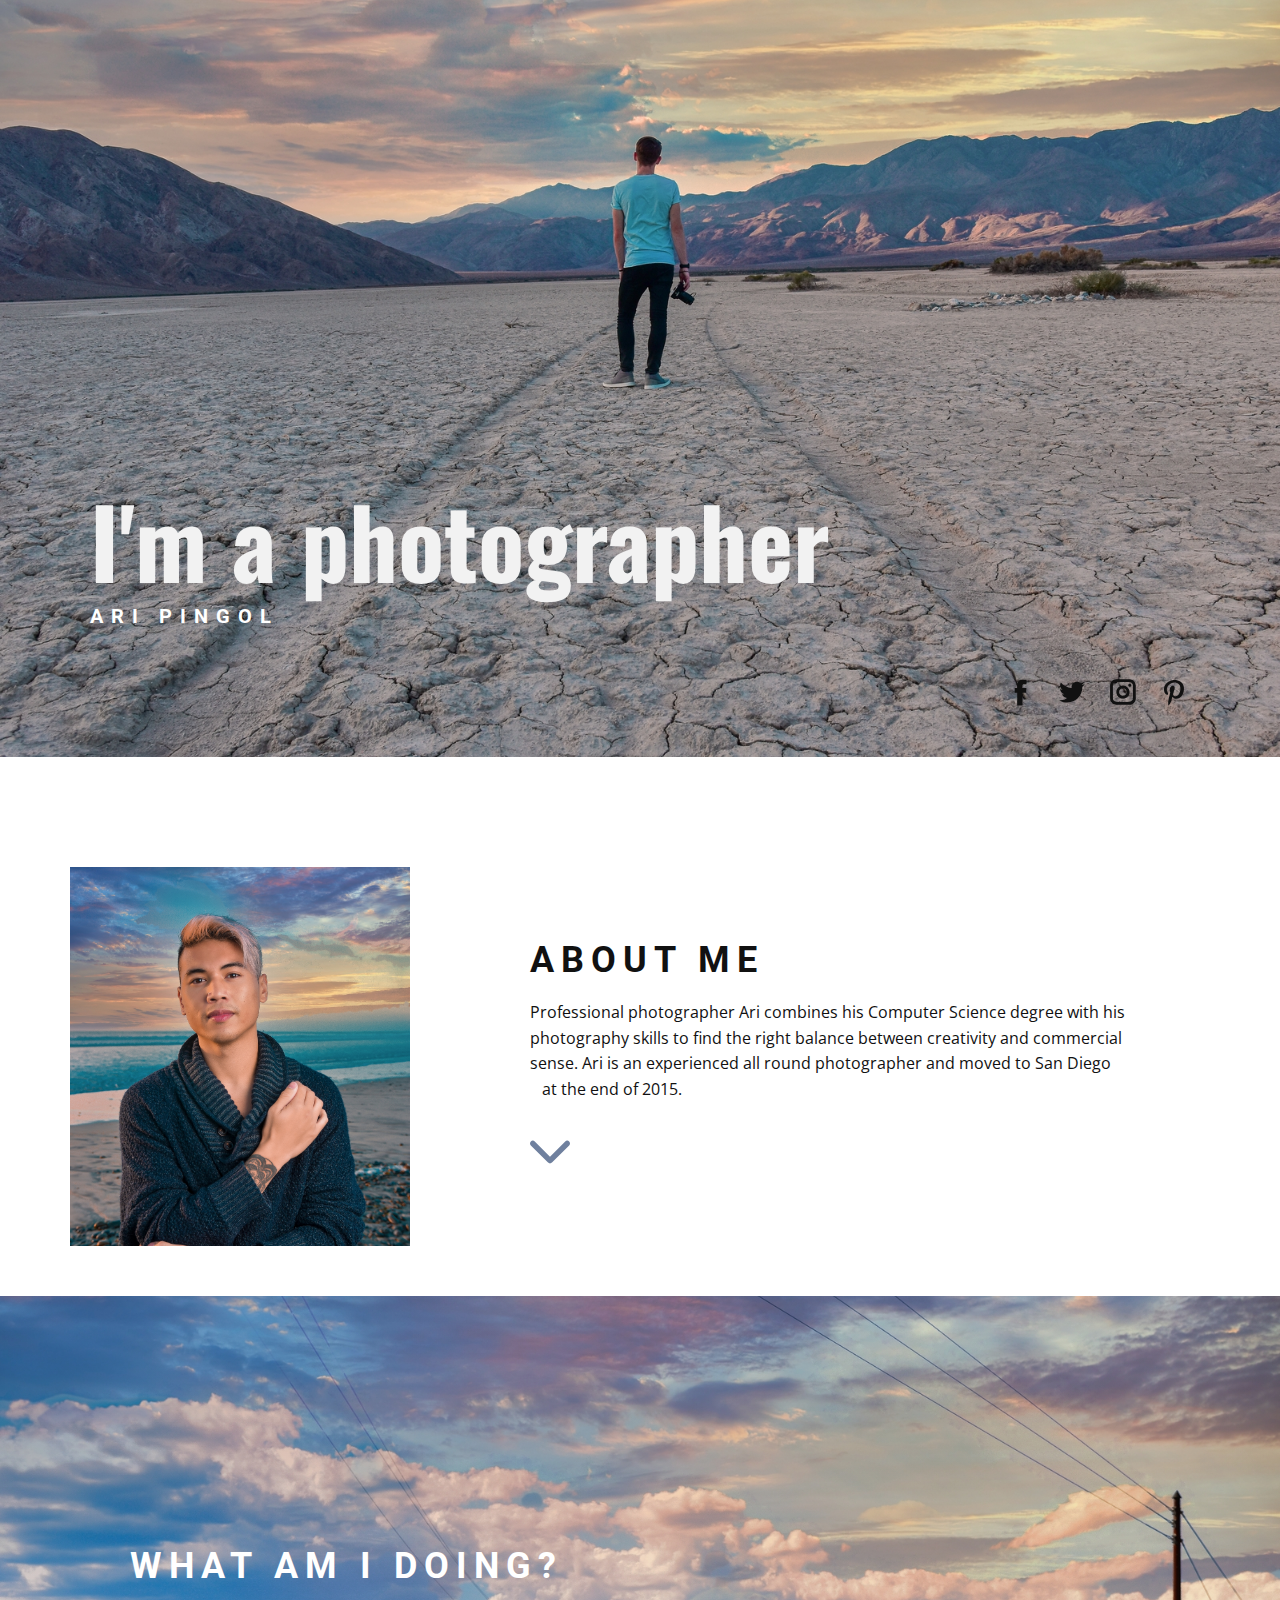
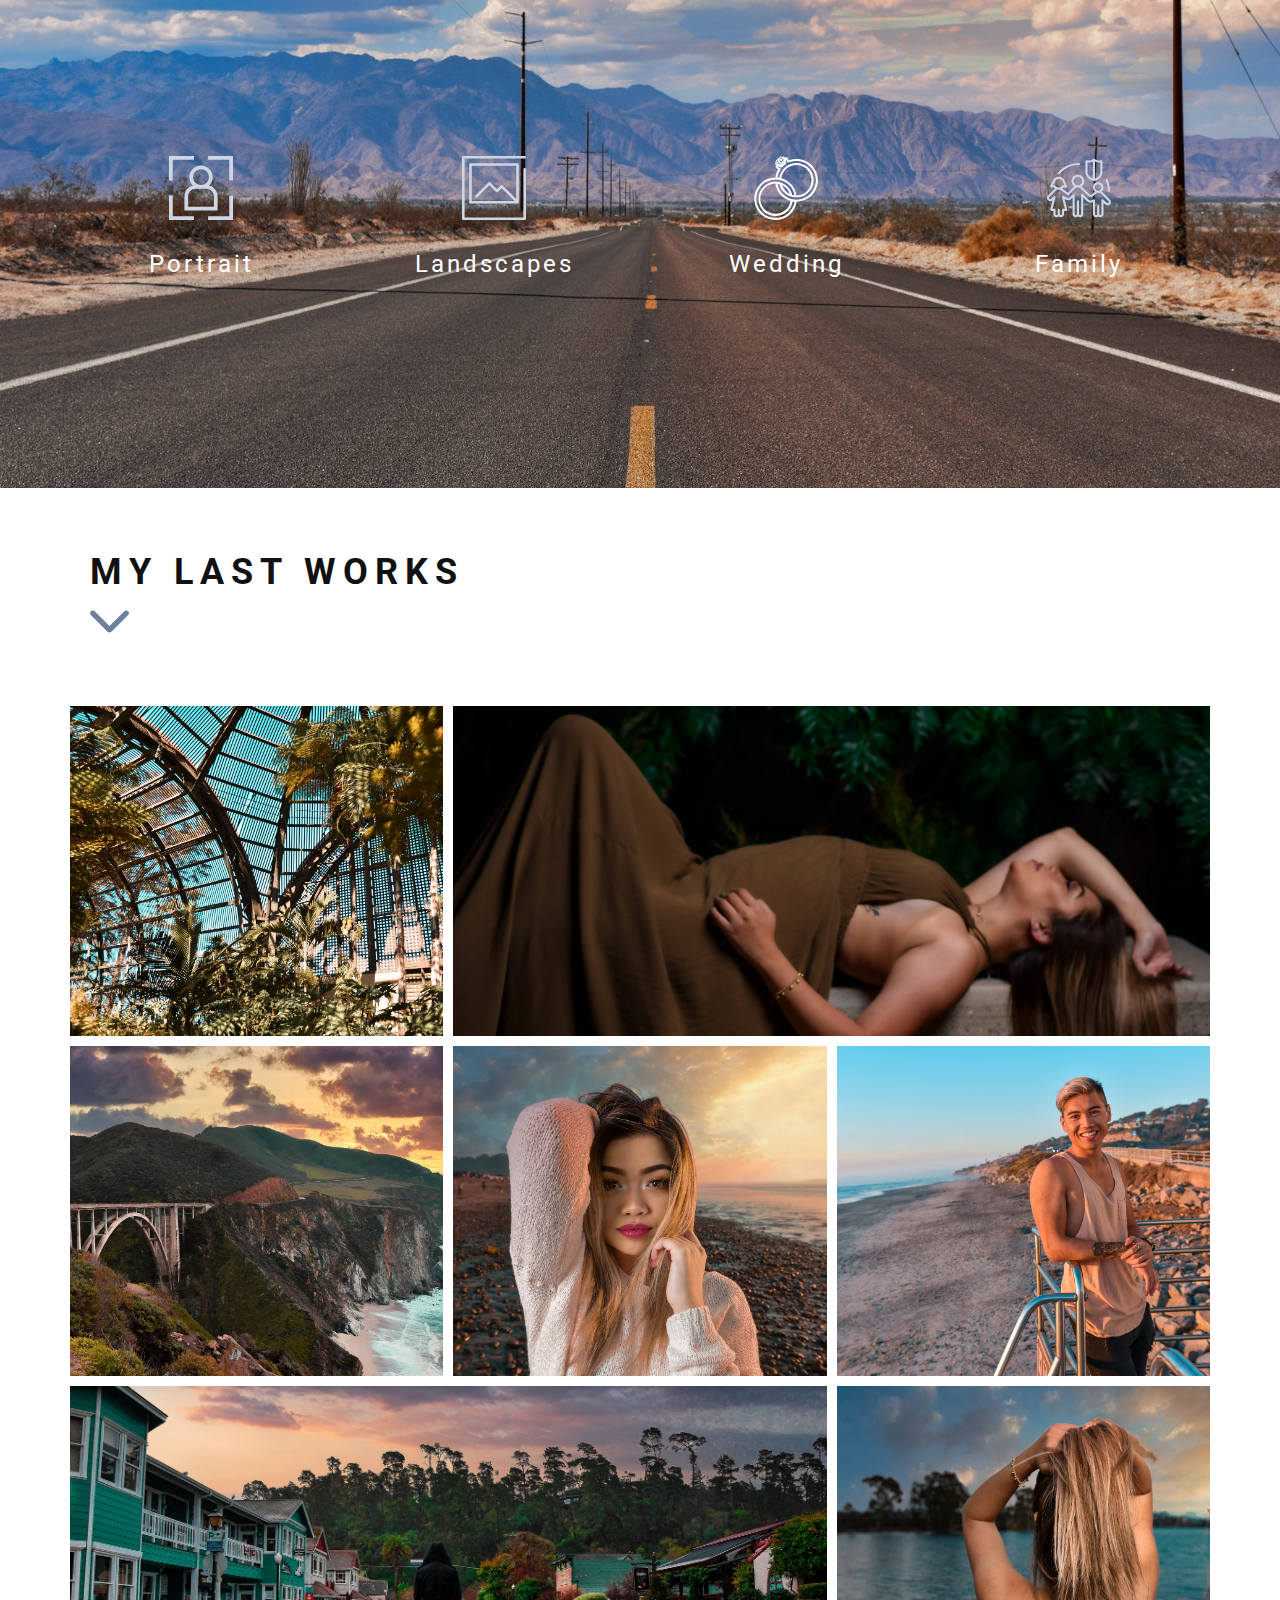
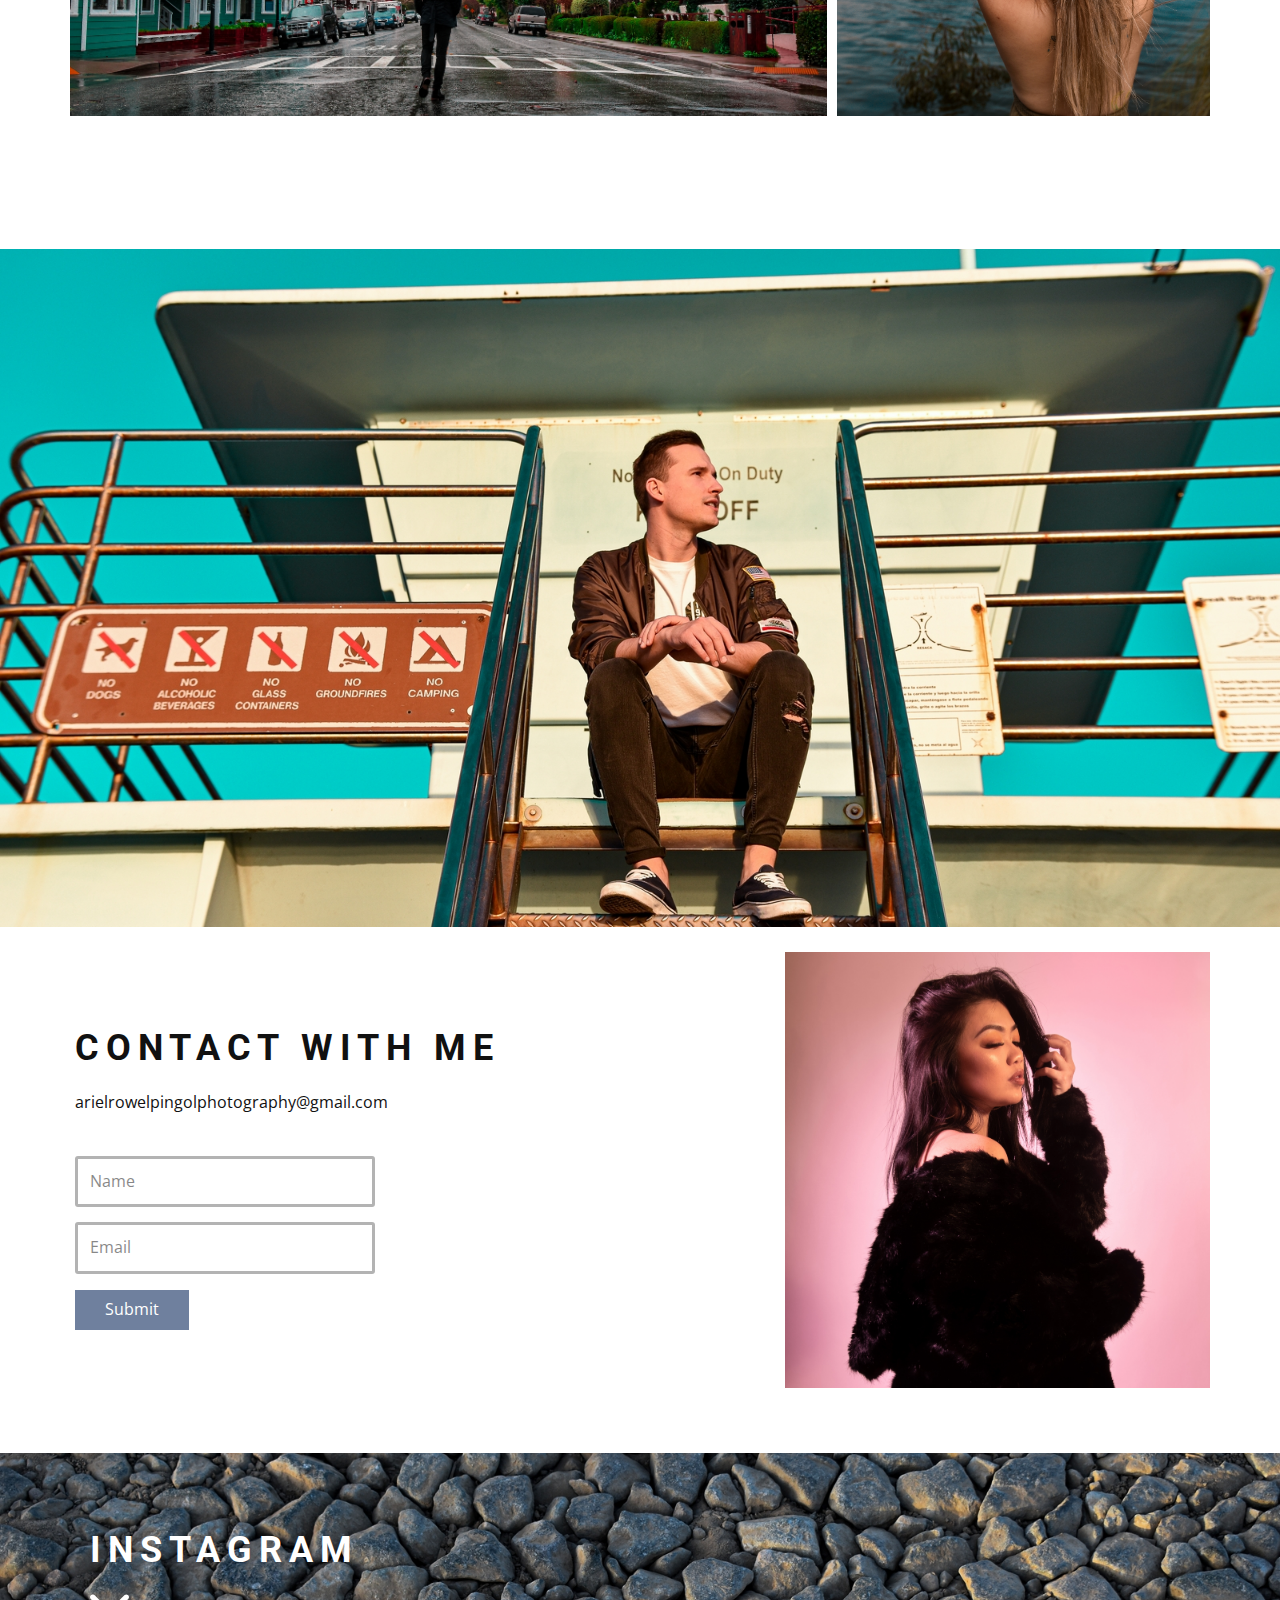
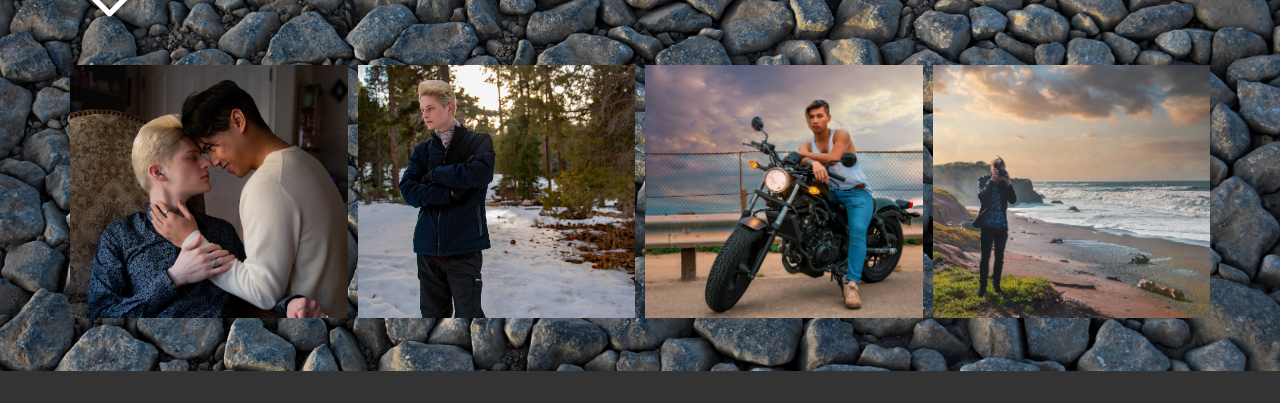
<file: Home.html>
<!DOCTYPE html>
<html style="font-size: 16px;">
  <head>
    <meta name="viewport" content="width=device-width, initial-scale=1.0">
    <meta charset="utf-8">
    <meta name="keywords" content="I&amp;apos;m a photographer, About Me, What am I doing?, My Last works, instagram">
    <meta name="description" content="">
    <meta name="page_type" content="np-template-header-footer-from-plugin">
    <title>Home</title>
    <link rel="stylesheet" href="nicepage.css" media="screen">
<link rel="stylesheet" href="Home.css" media="screen">
    <script class="u-script" type="text/javascript" src="jquery.js" defer=""></script>
    <script class="u-script" type="text/javascript" src="nicepage.js" defer=""></script>
    <meta name="generator" content="Nicepage 4.1.0, nicepage.com">
    <link id="u-theme-google-font" rel="stylesheet" href="https://fonts.googleapis.com/css?family=Roboto:100,100i,300,300i,400,400i,500,500i,700,700i,900,900i|Open+Sans:300,300i,400,400i,600,600i,700,700i,800,800i">
    <link id="u-page-google-font" rel="stylesheet" href="https://fonts.googleapis.com/css?family=Oswald:200,300,400,500,600,700|Roboto:100,100i,300,300i,400,400i,500,500i,700,700i,900,900i">
    
    
    
    
    
    
    
    
    <script type="application/ld+json">{
		"@context": "http://schema.org",
		"@type": "Organization",
		"name": "photographer"
}</script>
    <meta name="theme-color" content="#6f809e">
    <meta property="og:title" content="Home">
    <meta property="og:type" content="website">
  </head>
  <body class="u-body"> 
    <section class="u-clearfix u-image u-section-1" id="sec-7e94" data-image-width="6000" data-image-height="4000">
      <div class="u-clearfix u-sheet u-sheet-1">
        <div class="u-container-style u-expanded-width u-group u-group-1">
          <div class="u-container-layout u-container-layout-1">
            <h1 class="u-custom-font u-font-oswald u-text u-text-grey-5 u-title u-text-1">I'm a photographer&nbsp;<br>
            </h1>
            <h4 class="u-text u-text-white u-text-2">Ari Pingol</h4>
            <div class="u-social-icons u-spacing-19 u-social-icons-1">
              <a class="u-social-url" target="_blank" href="//www.facebook.com/sharer.php?u="><span class="u-icon u-icon-circle u-social-facebook u-social-icon u-icon-1"><svg class="u-svg-link" preserveAspectRatio="xMidYMin slice" viewBox="0 0 112.2 112.2" style="undefined"><use xmlns:xlink="http://www.w3.org/1999/xlink" xlink:href="#svg-49c3"></use></svg><svg x="0px" y="0px" viewBox="0 0 112.2 112.2" enable-background="new 0 0 112.2 112.2" xml:space="preserve" id="svg-49c3" class="u-svg-content"><path d="M75.5,28.8H65.4c-1.5,0-4,0.9-4,4.3v9.4h13.9l-1.5,15.8H61.4v45.1H42.8V58.3h-8.8V42.4h8.8V32.2 c0-7.4,3.4-18.8,18.8-18.8h13.8v15.4H75.5z"></path></svg></span>
              </a>
              <a class="u-social-url" target="_blank" href="//twitter.com/share?url=&amp;text="><span class="u-icon u-icon-circle u-social-icon u-social-twitter u-icon-2"><svg class="u-svg-link" preserveAspectRatio="xMidYMin slice" viewBox="0 0 112.2 112.2" style="undefined"><use xmlns:xlink="http://www.w3.org/1999/xlink" xlink:href="#svg-f3b2"></use></svg><svg x="0px" y="0px" viewBox="0 0 112.2 112.2" enable-background="new 0 0 112.2 112.2" xml:space="preserve" id="svg-f3b2" class="u-svg-content"><path d="M92.2,38.2c0,0.8,0,1.6,0,2.3c0,24.3-18.6,52.4-52.6,52.4c-10.6,0.1-20.2-2.9-28.5-8.2 c1.4,0.2,2.9,0.2,4.4,0.2c8.7,0,16.7-2.9,23-7.9c-8.1-0.2-14.9-5.5-17.3-12.8c1.1,0.2,2.4,0.2,3.4,0.2c1.6,0,3.3-0.2,4.8-0.7 c-8.4-1.6-14.9-9.2-14.9-18c0-0.2,0-0.2,0-0.2c2.5,1.4,5.4,2.2,8.4,2.3c-5-3.3-8.3-8.9-8.3-15.4c0-3.4,1-6.5,2.5-9.2 c9.1,11.1,22.7,18.5,38,19.2c-0.2-1.4-0.4-2.8-0.4-4.3c0.1-10,8.3-18.2,18.5-18.2c5.4,0,10.1,2.2,13.5,5.7c4.3-0.8,8.1-2.3,11.7-4.5 c-1.4,4.3-4.3,7.9-8.1,10.1c3.7-0.4,7.3-1.4,10.6-2.9C98.9,32.3,95.7,35.5,92.2,38.2z"></path></svg></span>
              </a>
              <a class="u-social-url" target="_blank" href="//instagram.com/"><span class="u-icon u-icon-circle u-social-icon u-social-instagram u-icon-3"><svg class="u-svg-link" preserveAspectRatio="xMidYMin slice" viewBox="0 0 112.2 112.2" style="undefined"><use xmlns:xlink="http://www.w3.org/1999/xlink" xlink:href="#svg-73a0"></use></svg><svg x="0px" y="0px" viewBox="0 0 112.2 112.2" enable-background="new 0 0 112.2 112.2" xml:space="preserve" id="svg-73a0" class="u-svg-content"><path d="M55.9,32.9c-12.8,0-23.2,10.4-23.2,23.2s10.4,23.2,23.2,23.2s23.2-10.4,23.2-23.2S68.7,32.9,55.9,32.9z M55.9,69.4c-7.4,0-13.3-6-13.3-13.3c-0.1-7.4,6-13.3,13.3-13.3s13.3,6,13.3,13.3C69.3,63.5,63.3,69.4,55.9,69.4z"></path><path d="M79.7,26.8c-3,0-5.4,2.5-5.4,5.4s2.5,5.4,5.4,5.4c3,0,5.4-2.5,5.4-5.4S82.7,26.8,79.7,26.8z"></path><path d="M78.2,11H33.5C21,11,10.8,21.3,10.8,33.7v44.7c0,12.6,10.2,22.8,22.7,22.8h44.7c12.6,0,22.7-10.2,22.7-22.7 V33.7C100.8,21.1,90.6,11,78.2,11z M91,78.4c0,7.1-5.8,12.8-12.8,12.8H33.5c-7.1,0-12.8-5.8-12.8-12.8V33.7 c0-7.1,5.8-12.8,12.8-12.8h44.7c7.1,0,12.8,5.8,12.8,12.8V78.4z"></path></svg></span>
              </a>
              <a class="u-social-url" target="_blank" href="//pinterest.com/pin/create/button/?url=&amp;media=&amp;description="><span class="u-icon u-icon-circle u-social-icon u-social-pinterest u-icon-4"><svg class="u-svg-link" preserveAspectRatio="xMidYMin slice" viewBox="0 0 112.2 112.2" style="undefined"><use xmlns:xlink="http://www.w3.org/1999/xlink" xlink:href="#svg-08a4"></use></svg><svg x="0px" y="0px" viewBox="0 0 112.2 112.2" enable-background="new 0 0 112.2 112.2" xml:space="preserve" id="svg-08a4" class="u-svg-content"><path d="M61.9,79.8c-5.5-0.3-7.8-3.1-12-5.8c-2.3,12.4-5.4,24.3-13.8,30.5c-2.6-18.7,3.8-32.8,6.9-47.7 c-5.1-8.7,0.7-26.2,11.5-21.9c13.5,5.4-11.6,32.3,5.1,35.7c17.6,3.5,24.7-30.5,13.8-41.4c-15.7-16.1-45.7-0.5-42,22.3 c0.9,5.6,6.7,7.2,2.3,15c-10.1-2.2-13-10.2-12.7-20.7c0.6-17.3,15.5-29.3,30.5-31.1c19-2.2,36.8,6.9,39.2,24.7 C93.4,59.5,82.3,81.3,61.9,79.8z"></path></svg></span>
              </a>
            </div>
          </div>
        </div>
      </div>
    </section>
    <section class="u-clearfix u-white u-section-2" id="sec-fc3f">
      <div class="u-clearfix u-sheet u-sheet-1">
        <div class="u-clearfix u-expanded-width u-gutter-60 u-layout-spacing-vertical u-layout-wrap u-layout-wrap-1">
          <div class="u-layout">
            <div class="u-layout-row">
              <div class="u-align-left u-container-style u-image u-layout-cell u-left-cell u-similar-fill u-size-20 u-image-1" data-image-width="4000" data-image-height="6000">
                <div class="u-container-layout" src=""></div>
              </div>
              <div class="u-align-left u-container-style u-layout-cell u-right-cell u-similar-fill u-size-40 u-layout-cell-2">
                <div class="u-container-layout u-valign-middle u-container-layout-2">
                  <h2 class="u-text u-text-1">About Me</h2>
                  <p class="u-text u-text-2">Professional photographer Ari combines his Computer Science degree with his photography skills to find the right balance between creativity and commercial sense. Ari is an experienced all round photographer and moved to San Diego&nbsp; &nbsp; &nbsp; &nbsp; &nbsp; &nbsp; &nbsp;at the end of 2015.</p><span class="u-icon u-icon-circle u-text-palette-1-base u-icon-1"><svg class="u-svg-link" preserveAspectRatio="xMidYMin slice" viewBox="0 0 451.847 451.847" style="undefined"><use xmlns:xlink="http://www.w3.org/1999/xlink" xlink:href="#svg-5fe6"></use></svg><svg class="u-svg-content" viewBox="0 0 451.847 451.847" x="0px" y="0px" id="svg-5fe6" style="enable-background:new 0 0 451.847 451.847;"><g><path d="M225.923,354.706c-8.098,0-16.195-3.092-22.369-9.263L9.27,151.157c-12.359-12.359-12.359-32.397,0-44.751   c12.354-12.354,32.388-12.354,44.748,0l171.905,171.915l171.906-171.909c12.359-12.354,32.391-12.354,44.744,0   c12.365,12.354,12.365,32.392,0,44.751L248.292,345.449C242.115,351.621,234.018,354.706,225.923,354.706z"></path>
</g></svg></span>
                </div>
              </div>
            </div>
          </div>
        </div>
      </div>
    </section>
    <section class="u-clearfix u-image u-shading u-section-3" src="" id="sec-57dd" data-image-width="6000" data-image-height="4000">
      <div class="u-clearfix u-sheet u-sheet-1">
        <div class="u-clearfix u-expanded-width u-gutter-30 u-layout-wrap u-layout-wrap-1">
          <div class="u-gutter-0 u-layout">
            <div class="u-layout-col">
              <div class="u-size-30">
                <div class="u-layout-row">
                  <div class="u-align-left u-container-style u-layout-cell u-left-cell u-right-cell u-similar-fill u-size-60 u-layout-cell-1">
                    <div class="u-container-layout u-valign-middle u-container-layout-1">
                      <h2 class="u-text u-text-white u-text-1">What am I doing?</h2>
                    </div>
                  </div>
                </div>
              </div>
              <div class="u-size-30">
                <div class="u-layout-row">
                  <div class="u-align-center u-container-style u-layout-cell u-left-cell u-similar-fill u-size-15 u-size-30-md u-layout-cell-2">
                    <div class="u-container-layout u-valign-middle u-container-layout-2"><span class="u-align-left u-icon u-text-palette-1-light-2 u-icon-1"><svg class="u-svg-link" preserveAspectRatio="xMidYMin slice" viewBox="0 0 512 512" style="undefined"><use xmlns:xlink="http://www.w3.org/1999/xlink" xlink:href="#svg-a362"></use></svg><svg xmlns="http://www.w3.org/2000/svg" xmlns:xlink="http://www.w3.org/1999/xlink" version="1.1" id="svg-a362" x="0px" y="0px" viewBox="0 0 512 512" style="enable-background:new 0 0 512 512;" xml:space="preserve" class="u-svg-content"><g><g><polygon points="0,0 0,196.527 30,196.527 30,30 199.578,30 199.578,0   "></polygon>
</g>
</g><g><g><polygon points="312.422,0 312.422,30 482,30 482,196.527 512,196.527 512,0   "></polygon>
</g>
</g><g><g><polygon points="30,482 30,315.473 0,315.473 0,512 199.578,512 199.578,482   "></polygon>
</g>
</g><g><g><polygon points="482,315.473 482,482 312.422,482 312.422,512 512,512 512,315.473   "></polygon>
</g>
</g><g><g><path d="M321.513,235.207c17.271-16.977,28.001-40.588,28.001-66.661c0-51.563-41.95-93.514-93.514-93.514    c-51.564,0-93.514,41.95-93.514,93.514c0,26.074,10.73,49.684,28.001,66.661c-38.7,10.466-67.258,45.88-67.258,87.845v113.916    h265.542V323.052C388.771,281.087,360.213,245.673,321.513,235.207z M256,105.032c35.022,0,63.514,28.492,63.514,63.514    c0,35.023-28.492,63.515-63.514,63.515c-35.022,0-63.514-28.492-63.514-63.515C192.486,133.524,220.978,105.032,256,105.032z     M358.771,406.967H153.229v-83.916c0-33.631,27.36-60.991,60.991-60.991h83.56v0c33.63,0,60.991,27.36,60.991,60.991V406.967z"></path>
</g>
</g><g></g><g></g><g></g><g></g><g></g><g></g><g></g><g></g><g></g><g></g><g></g><g></g><g></g><g></g><g></g></svg></span>
                      <h3 class="u-custom-font u-font-roboto u-text u-text-2">Portrait</h3>
                    </div>
                  </div>
                  <div class="u-align-center u-container-style u-layout-cell u-size-15 u-size-30-md u-layout-cell-3">
                    <div class="u-container-layout u-valign-middle u-container-layout-3"><span class="u-align-left u-icon u-text-palette-1-light-2 u-icon-2"><svg class="u-svg-link" preserveAspectRatio="xMidYMin slice" viewBox="0 0 294.842 294.842" style="undefined"><use xmlns:xlink="http://www.w3.org/1999/xlink" xlink:href="#svg-0990"></use></svg><svg xmlns="http://www.w3.org/2000/svg" xmlns:xlink="http://www.w3.org/1999/xlink" version="1.1" id="svg-0990" x="0px" y="0px" viewBox="0 0 294.842 294.842" style="enable-background:new 0 0 294.842 294.842;" xml:space="preserve" class="u-svg-content"><g><path d="M288.842,55.421c-3.313,0-6,2.687-6,6v221.421H12V12h276.842c3.313,0,6-2.687,6-6s-2.687-6-6-6H6C2.687,0,0,2.687,0,6   v282.842c0,3.313,2.687,6,6,6h282.842c3.313,0,6-2.687,6-6V61.421C294.842,58.107,292.155,55.421,288.842,55.421z"></path><path d="M39.12,33.12c-3.313,0-6,2.687-6,6v173.858c0,3.313,2.687,6,6,6h216.602c3.313,0,6-2.687,6-6V39.12c0-3.313-2.687-6-6-6   H39.12z M45.12,45.12h204.602v152.99l-62.709-62.709c-2.342-2.344-6.143-2.344-8.484,0l-17.321,17.32l-30.916-30.915   c-2.342-2.344-6.143-2.344-8.484,0l-59.5,59.5c-2.344,2.343-2.344,6.142,0,8.484c2.342,2.344,6.143,2.344,8.484,0l55.258-55.257   l30.916,30.915c2.342,2.344,6.143,2.344,8.484,0l17.321-17.32l58.85,58.85H45.12V45.12z"></path>
</g><g></g><g></g><g></g><g></g><g></g><g></g><g></g><g></g><g></g><g></g><g></g><g></g><g></g><g></g><g></g></svg></span>
                      <h3 class="u-custom-font u-font-roboto u-text u-text-3">Landscapes</h3>
                    </div>
                  </div>
                  <div class="u-align-center u-container-style u-layout-cell u-size-15 u-size-30-md u-layout-cell-4">
                    <div class="u-container-layout u-valign-middle u-container-layout-4"><span class="u-align-left u-icon u-icon-3"><svg class="u-svg-link" preserveAspectRatio="xMidYMin slice" viewBox="0 0 64 64" style="undefined"><use xmlns:xlink="http://www.w3.org/1999/xlink" xlink:href="#svg-982c"></use></svg><svg class="u-svg-content" viewBox="0 0 64 64" id="svg-982c"><g><path d="M58.8,10.4c-5.6-6.7-15.4-9.1-24.1-6l-0.4-1.2c-0.4-1-1-1.7-1.7-1.9c-0.3-0.1-1-0.1-1.6,0.4L30.7,2    c0,0,0,0.1-0.1,0.1l0.2-0.9c0,0,0,0,0,0c0,0,0-0.1,0-0.1c0,0,0,0,0-0.1c0-0.1,0-0.1-0.1-0.2c0,0,0,0,0,0c0,0,0,0,0,0    c0-0.1-0.1-0.1-0.2-0.1c0,0,0,0-0.1,0c0,0-0.1,0-0.1,0c0,0,0,0,0,0l-3.6-0.1c-0.1,0-0.2,0-0.3,0.1L22,4.3    c-0.1,0.1-0.1,0.2-0.2,0.3l-0.7,3.6c0,0.1,0,0.3,0.1,0.4c0.1,0.1,0.2,0.1,0.4,0.1c0,0,0,0,0,0l1.2,0c-0.1,0.1-0.2,0.1-0.3,0.2    l-0.3,0.3c-0.7,0.6-0.7,1.2-0.7,1.5c0.1,0.7,0.6,1.4,1.6,2l1.1,0.6c-1.4,2.4-2.3,5.2-2.7,8c0,0,0,0.1,0,0.1c-5,0-9.8,1.7-13.6,5    c-9,7.6-10.2,21-2.6,30c4.2,5,10.3,7.6,16.3,7.6c4.8,0,9.7-1.6,13.7-5c4-3.4,6.6-8.1,7.4-13.2c0,0,0-0.1,0-0.1    c4.4,0,8.7-1.4,12.4-4.1c4.9-3.6,7.9-8.8,8.7-14.8C64.4,20.9,62.6,14.9,58.8,10.4z M30.2,6.7l-0.6,0.5L30,5.2L30.2,6.7z M27.9,3.7    l1.7-1.3l-0.8,4L27.9,3.7z M28,7l-2.5-1.4l1.6-1.3L28,7z M24.9,4.8L25,3.5l1.4,0.2L24.9,4.8z M24.6,6.4l2.5,1.4l-4.2,0L24.6,6.4z     M26.9,1.5l2.1,0l-1.5,1.2c0,0-0.1,0-0.1,0l-1.7-0.2L26.9,1.5z M23.9,4l-0.1,1.7c0,0,0,0,0,0l-1.5,1.2L22.8,5L23.9,4z M27.8,8.7    l-0.6,0.5l-1.7-0.5L27.8,8.7z M33.9,57.5c-8.2,6.8-20.4,5.8-27.2-2.4c-3.3-4-4.9-9-4.4-14.1c0.4-5.1,2.9-9.8,6.8-13.1    c3.7-3.1,8.5-4.7,13.3-4.5c5.4,0.2,10.5,2.8,13.9,6.9c2.2,2.6,3.6,5.7,4.2,9c-0.8-0.1-1.5-0.2-2.3-0.4c-0.6-2.6-1.8-5.1-3.6-7.1    c-2.1-2.5-4.9-4.3-8-5.3c-1.4-0.4-2.9-0.7-4.3-0.7c0,0,0,0,0,0c0,0,0-0.1,0-0.1c0,0,0,0,0,0c-4.3-0.2-8.4,1.2-11.7,4    c-7.3,6.1-8.2,16.9-2.1,24.2c3.4,4,8.3,6.1,13.2,6.1c3.9,0,7.8-1.3,11-4c3.2-2.7,5.3-6.4,5.9-10.5c0.7,0.1,1.4,0.2,2.1,0.3    C39.9,50.2,37.5,54.5,33.9,57.5z M42.5,39.4c-0.6-3.8-2.2-7.4-4.7-10.4c-2.8-3.3-6.5-5.6-10.5-6.8c0,0,0-0.1,0-0.1    c0.5-3.7,2.4-7.1,5.3-9.5c3.1-2.6,7-3.8,11.1-3.5c4,0.4,7.7,2.3,10.3,5.4s3.8,7,3.5,11.1c-0.4,4-2.3,7.7-5.4,10.3    C49.4,38.1,46,39.3,42.5,39.4z M35.9,37.9c-2-0.9-3.7-2.3-5.2-4c-1.2-1.5-2.2-3.2-2.8-5c2,0.9,3.8,2.3,5.2,4    C34.4,34.4,35.3,36.1,35.9,37.9z M21.4,27.5c0.6,4.4,2.4,8.4,5.4,11.5c2.7,2.9,6.1,4.8,9.7,5.8c0,0,0,0,0,0.1    c-0.5,3.7-2.4,7-5.3,9.4c-6.4,5.4-16,4.5-21.4-1.9c-5.4-6.4-4.5-16,1.9-21.4C14.5,28.8,17.8,27.6,21.4,27.5z M61.7,26.5    c-0.7,5.4-3.4,10.2-7.9,13.4C46,45.7,35,44.7,28.3,37.7c-2.6-2.7-4.3-6.2-4.9-10c0.7,0.1,1.5,0.2,2.2,0.5c0.6,2.6,1.8,5.1,3.6,7.1    c2.1,2.5,4.8,4.3,7.9,5.3c0,0,0.1,0,0.1,0c1.2,0.4,2.4,0.6,3.7,0.7c0.3,0,0.6,0,0.9,0c0,0,0,0,0.1,0c0,0,0,0,0,0    c0.2,0,0.4,0,0.6,0c4,0,7.9-1.4,11-4c3.5-2.9,5.7-7.1,6.1-11.7c0.4-4.6-1-9-4-12.5c-2.9-3.5-7.1-5.7-11.7-6.1c-4.6-0.4-9,1-12.5,4    c-3.2,2.7-5.3,6.5-6,10.7c-0.6-0.1-1.3-0.2-1.9-0.3c0.4-2.9,1.4-5.6,3-8.1c0.1-0.2,0.2-0.5,0.1-0.8S26.3,12.1,26,12l-1.9-1.1    c-0.2-0.1-0.4-0.2-0.5-0.3l0.2-0.1c0.1-0.1,0.3-0.1,0.5,0c0.1,0,0.1,0.1,0.2,0.1l2.6,0.8c0.3,0.1,0.7,0,0.9-0.2l3.9-3.3    c0.3-0.2,0.4-0.6,0.3-0.9l-0.3-2.7c0-0.1,0-0.2-0.1-0.2c-0.1-0.2,0-0.4,0.1-0.5l0.2-0.1c0.1,0.1,0.2,0.3,0.2,0.5L33.2,6    c0.1,0.3,0.3,0.5,0.5,0.6c0.2,0.1,0.5,0.1,0.8,0c8.1-3.3,17.5-1.2,22.8,5.1C60.8,15.8,62.3,21.1,61.7,26.5z" fill="currentColor"></path>
</g></svg></span>
                      <h3 class="u-custom-font u-font-roboto u-text u-text-4">Wedding</h3>
                    </div>
                  </div>
                  <div class="u-align-center u-container-style u-layout-cell u-right-cell u-size-15 u-size-30-md u-layout-cell-5">
                    <div class="u-container-layout u-valign-middle u-container-layout-5"><span class="u-icon u-text-palette-1-light-2 u-icon-4"><svg class="u-svg-link" preserveAspectRatio="xMidYMin slice" viewBox="0 0 479.97 479.97" style="undefined"><use xmlns:xlink="http://www.w3.org/1999/xlink" xlink:href="#svg-5119"></use></svg><svg xmlns="http://www.w3.org/2000/svg" xmlns:xlink="http://www.w3.org/1999/xlink" version="1.1" id="svg-5119" x="0px" y="0px" viewBox="0 0 479.97 479.97" style="enable-background:new 0 0 479.97 479.97;" xml:space="preserve" class="u-svg-content"><g><g><path d="M407.972,31.491c-0.538,0-1.075,0.054-1.602,0.162c-16.044,3.229-32.715,0.323-46.72-8.144l-3.512-2.12    c-0.221-0.11-0.448-0.209-0.68-0.296c-0.232-0.112-0.464-0.208-0.704-0.304c-1.776-0.656-3.728-0.656-5.504,0    c-0.24,0.096-0.472,0.192-0.704,0.304c-0.232,0.087-0.458,0.186-0.68,0.296l-3.512,2.12c-14.021,8.487-30.72,11.394-46.784,8.144    c-4.329-0.884-8.555,1.909-9.438,6.238c-0.108,0.527-0.162,1.064-0.162,1.602v80.56c0,11.348,3.068,22.485,8.88,32.232    c6.721,11.314,16.862,20.2,28.96,25.376l23.024,9.92c2.007,0.864,4.281,0.864,6.288,0l23.032-9.92    c12.086-5.182,22.216-14.068,28.928-25.376c5.815-9.746,8.886-20.883,8.888-32.232v-80.56    C415.971,35.074,412.39,31.491,407.972,31.491z M343.97,168.068l-11.864-5.112c-8.991-3.856-16.527-10.467-21.52-18.88    c-4.325-7.259-6.611-15.55-6.616-24V48.684c13.713,1.092,27.478-1.322,40-7.016V168.068z M399.97,120.052    c-0.005,8.45-2.291,16.741-6.616,24c-4.993,8.413-12.529,15.024-21.52,18.88l-11.864,5.144V41.668    c12.523,5.692,26.288,8.106,40,7.016V120.052z"></path>
</g>
</g><g><g><path d="M454.69,177.036c-1.643-4.101-6.3-6.094-10.401-4.452c-4.102,1.643-6.095,6.3-4.452,10.401    c0.061,0.152,0.127,0.302,0.197,0.45c10.573,24.22,16,50.373,15.936,76.8c0,4.418,3.582,8,8,8s8-3.582,8-8    C472.04,231.605,466.155,203.272,454.69,177.036z"></path>
</g>
</g><g><g><path d="M239.97,52.236c-60.794-0.014-118.547,26.588-158.048,72.8c-2.872,3.358-2.478,8.408,0.88,11.28    c3.358,2.872,8.408,2.478,11.28-0.88c36.459-42.66,89.77-67.217,145.888-67.2c4.418,0,8-3.582,8-8S244.388,52.236,239.97,52.236z"></path>
</g>
</g><g><g><path d="M472.658,327.516l-53.24-53.272c-2.949-2.924-6.261-5.457-9.856-7.536c16.982-14.13,19.294-39.351,5.164-56.332    c-14.13-16.982-39.351-19.294-56.332-5.164c-16.982,14.13-19.294,39.351-5.164,56.332c1.917,2.304,4.087,4.385,6.468,6.204    c-2.865,1.827-5.526,3.956-7.936,6.352l-14.544,13.808c-5.091,4.865-13.155,4.704-18.048-0.36l-53.264-53.272    c-2.263-2.257-4.748-4.281-7.416-6.04c22.106-14.631,28.166-44.413,13.535-66.519c-14.631-22.106-44.413-28.166-66.519-13.535    c-22.106,14.631-28.166,44.413-13.535,66.519c3.557,5.375,8.16,9.978,13.535,13.535c-2.665,1.764-5.146,3.79-7.408,6.048    l-40.76,40.8l-35.912-25.792c-2.065-1.963-4.3-3.738-6.68-5.304c3.252-2.216,6.223-4.819,8.848-7.752h20.376    c4.418,0.002,8.002-3.578,8.004-7.996c0.001-1.243-0.288-2.468-0.844-3.58l-17.808-35.624c-1.425-4.415-3.498-8.594-6.152-12.4    c-0.443-0.86-1.043-1.631-1.768-2.272c-16.291-20.655-46.242-24.193-66.897-7.902c-3.2,2.524-6.064,5.449-8.519,8.702    c-0.315,0.349-0.604,0.72-0.864,1.112c-2.755,3.892-4.913,8.174-6.4,12.704l-17.84,35.664c-1.984,3.948-0.392,8.756,3.556,10.74    c1.096,0.551,2.305,0.842,3.532,0.852h20.44c2.611,2.907,5.566,5.486,8.8,7.68c-2.567,1.714-4.962,3.672-7.152,5.848    L7.314,297.036c-9.751,9.75-9.752,25.559-0.002,35.31c4.683,4.683,11.035,7.314,17.658,7.314    c5.928-0.021,11.659-2.131,16.184-5.96l-16.92,68c-1.1,4.279,1.477,8.64,5.756,9.74c0.647,0.166,1.312,0.251,1.98,0.252h16v24    c-0.008,13.219,10.701,23.943,23.921,23.951c5.942,0.004,11.674-2.203,16.079-6.191c9.8,8.872,24.937,8.119,33.809-1.681    c3.988-4.405,6.195-10.137,6.191-16.079v-24h16c4.418,0.003,8.003-3.576,8.006-7.994c0-0.655-0.079-1.307-0.238-1.942    l-19.736-79.384l11.04,5.704c4.754,2.492,10.066,3.731,15.432,3.6c0.515,0.032,1.031,0.019,1.544-0.04    c0.352,0,0.72,0.056,0.92,0.056c6.622-0.019,12.97-2.649,17.664-7.32l13.368-13.368v124.688    c-0.038,13.206,10.636,23.943,23.842,23.981c5.974,0.017,11.738-2.202,16.158-6.221c9.8,8.872,24.937,8.119,33.809-1.681    c3.988-4.405,6.195-10.137,6.191-16.079V311.004l25.6,25.6c12.034,12.408,30.409,16.241,46.4,9.68v89.408    c-0.038,13.206,10.636,23.943,23.842,23.981c5.974,0.017,11.738-2.202,16.158-6.221c9.8,8.872,24.937,8.119,33.809-1.681    c3.988-4.405,6.195-10.137,6.191-16.079v-85.464l13.368,12.6c9.756,9.751,25.57,9.747,35.321-0.009    c4.679-4.681,7.308-11.028,7.311-17.647C479.989,338.546,477.356,332.188,472.658,327.516z M383.97,212.236    c13.255,0,24,10.745,24,24s-10.745,24-24,24s-24-10.745-24-24S370.715,212.236,383.97,212.236z M199.97,188.236    c0-17.673,14.327-32,32-32c17.673,0,32,14.327,32,32s-14.327,32-32,32C214.297,220.236,199.97,205.909,199.97,188.236z     M56.162,220.236h-11.2l12.288-24.608c0.181-0.362,0.336-0.736,0.464-1.12c0.998-3.185,2.488-6.195,4.416-8.92    c0.144-0.168,0.296-0.344,0.432-0.528c10.397-14.05,30.215-17.011,44.266-6.614c2.52,1.865,4.749,4.094,6.614,6.614    c0.128,0.176,0.272,0.344,0.416,0.512c1.939,2.726,3.435,5.742,4.432,8.936c0.128,0.384,0.283,0.758,0.464,1.12l12.304,24.608    h-11.2c-2.518,0-4.889,1.186-6.4,3.2c-5.516,7.324-13.941,11.892-23.088,12.52c-1.64-0.08-3.256-0.096-4.896,0    c-9.084-0.679-17.434-5.242-22.912-12.52C61.051,221.422,58.68,220.236,56.162,220.236z M461.359,351.511    c-1.679,1.681-3.957,2.626-6.333,2.629c-2.455-0.024-4.799-1.025-6.513-2.784l-27.024-25.52c-3.198-3.049-8.262-2.928-11.31,0.27    c-1.434,1.504-2.227,3.508-2.21,5.586v104c0,4.418-3.582,8-8,8s-8-3.582-8-8v-59.856c0-4.418-3.582-8-8-8s-8,3.582-8,8v59.856    c0,4.418-3.582,8-8,8s-8-3.582-8-8v-104c0.002-4.418-3.578-8.001-7.997-8.003c-2.041-0.001-4.006,0.779-5.491,2.179    c-10.343,10.214-27.007,10.11-37.221-0.233c-0.128-0.129-0.254-0.26-0.379-0.391l-39.2-39.2    c-3.093-3.155-8.158-3.204-11.313-0.111c-1.546,1.516-2.411,3.594-2.399,5.759v144c0,4.418-3.582,8-8,8s-8-3.582-8-8v-96    c0-4.418-3.582-8-8-8s-8,3.582-8,8v96c0,4.418-3.582,8-8,8s-8-3.582-8-8v-144c-0.001-4.418-3.583-7.999-8.002-7.998    c-2.121,0-4.154,0.843-5.654,2.342l-27,27c-1.543,1.56-3.603,2.501-5.792,2.648c-0.208,0-0.8-0.096-1.04-0.112s-0.416,0-0.616,0    c-0.373-0.028-0.747-0.028-1.12,0c-0.271,0-0.541,0.04-0.8,0.12c-2.611-0.004-5.183-0.629-7.504-1.824l-26.744-13.832    c-3.924-2.03-8.751-0.494-10.781,3.43c-0.892,1.725-1.127,3.716-0.659,5.602l21.536,86.624H119.97c-4.418,0-8,3.582-8,8v32    c0,4.418-3.582,8-8,8s-8-3.582-8-8v-32c0-4.418-3.582-8-8-8s-8,3.582-8,8v32c0,4.418-3.582,8-8,8s-8-3.582-8-8v-32    c0-4.418-3.582-8-8-8H42.234l21.536-86.656c1.061-4.289-1.555-8.626-5.844-9.688c-2.761-0.683-5.678,0.151-7.66,2.191    l-18.952,19.496c-3.483,3.521-9.161,3.552-12.682,0.07c-1.704-1.686-2.663-3.984-2.661-6.382c-0.014-2.404,0.944-4.712,2.656-6.4    l46.784-47.288c5.126-5.078,11.832-8.253,19.008-9c1.192,0.088,2.4,0.192,3.584,0.192c1.184,0,2.4-0.104,3.584-0.192    c7.176,0.747,13.882,3.922,19.008,9c0.306,0.31,0.638,0.594,0.992,0.848l41.936,30.112c3.184,2.282,7.552,1.923,10.32-0.848    l45.6-45.6c12.489-12.45,32.695-12.45,45.184,0l53.344,53.44c11.019,11.144,28.945,11.375,40.248,0.52l14.688-13.944    c12.642-12.073,32.542-12.073,45.184,0l53.264,53.264C464.858,342.329,464.86,348.007,461.359,351.511z"></path>
</g>
</g><g></g><g></g><g></g><g></g><g></g><g></g><g></g><g></g><g></g><g></g><g></g><g></g><g></g><g></g><g></g></svg></span>
                      <h3 class="u-custom-font u-font-roboto u-text u-text-body-alt-color u-text-5">Family</h3>
                    </div>
                  </div>
                </div>
              </div>
            </div>
          </div>
        </div>
      </div>
    </section>
    <section class="u-clearfix u-white u-section-4" id="sec-19b5">
      <div class="u-clearfix u-sheet u-sheet-1">
        <div class="u-container-style u-group u-group-1">
          <div class="u-container-layout u-valign-middle u-container-layout-1">
            <h2 class="u-text u-text-1">My Last works<br>
            </h2><span class="u-icon u-icon-circle u-text-palette-1-base u-icon-1"><svg class="u-svg-link" preserveAspectRatio="xMidYMin slice" viewBox="0 0 451.847 451.847" style="undefined"><use xmlns:xlink="http://www.w3.org/1999/xlink" xlink:href="#svg-c30c"></use></svg><svg xmlns="http://www.w3.org/2000/svg" xmlns:xlink="http://www.w3.org/1999/xlink" version="1.1" id="svg-c30c" x="0px" y="0px" viewBox="0 0 451.847 451.847" style="enable-background:new 0 0 451.847 451.847;" xml:space="preserve" class="u-svg-content"><g><path d="M225.923,354.706c-8.098,0-16.195-3.092-22.369-9.263L9.27,151.157c-12.359-12.359-12.359-32.397,0-44.751   c12.354-12.354,32.388-12.354,44.748,0l171.905,171.915l171.906-171.909c12.359-12.354,32.391-12.354,44.744,0   c12.365,12.354,12.365,32.392,0,44.751L248.292,345.449C242.115,351.621,234.018,354.706,225.923,354.706z"></path>
</g><g></g><g></g><g></g><g></g><g></g><g></g><g></g><g></g><g></g><g></g><g></g><g></g><g></g><g></g><g></g></svg></span>
          </div>
        </div>
        <div class="u-clearfix u-expanded-width u-gutter-10 u-layout-wrap u-layout-wrap-1">
          <div class="u-gutter-0 u-layout">
            <div class="u-layout-col">
              <div class="u-size-20 u-size-30-md">
                <div class="u-layout-row">
                  <div class="u-align-left u-container-style u-image u-layout-cell u-left-cell u-size-20 u-image-1" data-image-width="6000" data-image-height="4000">
                    <div class="u-container-layout"></div>
                  </div>
                  <div class="u-align-left u-container-style u-image u-layout-cell u-right-cell u-size-40 u-image-2" data-image-width="6000" data-image-height="4000">
                    <div class="u-container-layout"></div>
                  </div>
                </div>
              </div>
              <div class="u-size-20 u-size-30-md">
                <div class="u-layout-row">
                  <div class="u-align-left u-container-style u-image u-layout-cell u-left-cell u-size-20 u-image-3" data-image-width="6000" data-image-height="4000">
                    <div class="u-container-layout"></div>
                  </div>
                  <div class="u-align-left u-container-style u-image u-layout-cell u-size-20 u-image-4" data-image-width="1600" data-image-height="1067">
                    <div class="u-container-layout u-container-layout-5"></div>
                  </div>
                  <div class="u-align-left u-container-style u-image u-layout-cell u-right-cell u-size-20 u-image-5" data-image-width="6000" data-image-height="4000">
                    <div class="u-container-layout"></div>
                  </div>
                </div>
              </div>
              <div class="u-size-20 u-size-60-md">
                <div class="u-layout-row">
                  <div class="u-align-left u-container-style u-image u-layout-cell u-left-cell u-size-40 u-image-6" data-image-width="6000" data-image-height="4000">
                    <div class="u-container-layout"></div>
                  </div>
                  <div class="u-align-left u-container-style u-image u-layout-cell u-right-cell u-size-20 u-image-7" data-image-width="6000" data-image-height="4000">
                    <div class="u-container-layout u-container-layout-8"></div>
                  </div>
                </div>
              </div>
            </div>
          </div>
        </div>
      </div>
    </section>
    <section class="u-clearfix u-image u-section-5" src="" id="sec-f8c8" data-image-width="6000" data-image-height="4000">
      <div class="u-clearfix u-sheet u-sheet-1"></div>
    </section>
    <section class="u-clearfix u-white u-section-6" id="sec-bc20">
      <div class="u-clearfix u-sheet u-sheet-1">
        <div class="u-clearfix u-expanded-width u-gutter-20 u-layout-wrap u-layout-wrap-1">
          <div class="u-layout">
            <div class="u-layout-row">
              <div class="u-align-left u-container-style u-layout-cell u-left-cell u-similar-fill u-size-37 u-layout-cell-1">
                <div class="u-container-layout u-container-layout-1">
                  <h3 class="u-align-center-lg u-align-center-md u-align-center-xs u-text u-text-1">Contact With Me</h3>
                  <p class="u-text u-text-2">arielrowelpingolphotography@gmail.com</p>
                  <div class="u-align-left-lg u-align-left-md u-form u-form-1">
                    <form action="https://nicepage.com/editor/Forms/Process" method="POST" class="u-block-9693-10 u-form-spacing-15 u-form-vertical u-inner-form">
                      <div class="u-form-group u-form-name">
                        <label for="name-aa26" class="u-form-control-hidden u-label">Name</label>
                        <input type="text" placeholder="Name" id="name-aa26" name="name" class="u-border-grey-30 u-input" required="">
                      </div>
                      <div class="u-form-email u-form-group">
                        <label for="email-aa26" class="u-form-control-hidden u-label">Email</label>
                        <input type="email" placeholder="Email" id="email-aa26" name="email" class="u-border-grey-30 u-input" required="">
                      </div>
                      <div class="u-form-group u-form-submit">
                        <a href="#" class="u-btn u-btn-submit u-button-style u-palette-1-base u-btn-1">Submit</a>
                        <input type="submit" value="submit" class="u-form-control-hidden" placeholder="">
                      </div>
                      <div class="u-form-send-message u-form-send-success" style="background-color: rgb(98, 197, 132); color: rgb(255, 255, 255);">Thanks! Message sent.</div>
                      <div class="u-form-send-error u-form-send-message" style="background-color: rgb(249, 93, 81); color: rgb(255, 255, 255);">Failed to send request. Please correct errors and try again.</div>
                      <input type="hidden" value="" name="recaptchaResponse">
                    </form>
                  </div>
                </div>
              </div>
              <div class="u-container-style u-image u-layout-cell u-right-cell u-similar-fill u-size-23 u-image-1" data-image-width="4000" data-image-height="6000">
                <div class="u-container-layout"></div>
              </div>
            </div>
          </div>
        </div>
      </div>
    </section>
    <section class="u-clearfix u-image u-section-7" id="sec-6701" data-image-width="6000" data-image-height="4000">
      <div class="u-clearfix u-sheet u-sheet-1">
        <div class="u-container-style u-group u-group-1">
          <div class="u-container-layout u-valign-middle u-container-layout-1">
            <h2 class="u-text u-text-body-alt-color u-text-1">instagram</h2><span class="u-icon u-icon-circle u-text-body-alt-color u-icon-1"><svg class="u-svg-link" preserveAspectRatio="xMidYMin slice" viewBox="0 0 451.847 451.847" style="undefined"><use xmlns:xlink="http://www.w3.org/1999/xlink" xlink:href="#svg-9c13"></use></svg><svg xmlns="http://www.w3.org/2000/svg" xmlns:xlink="http://www.w3.org/1999/xlink" version="1.1" id="svg-9c13" x="0px" y="0px" viewBox="0 0 451.847 451.847" style="enable-background:new 0 0 451.847 451.847;" xml:space="preserve" class="u-svg-content"><g><path d="M225.923,354.706c-8.098,0-16.195-3.092-22.369-9.263L9.27,151.157c-12.359-12.359-12.359-32.397,0-44.751   c12.354-12.354,32.388-12.354,44.748,0l171.905,171.915l171.906-171.909c12.359-12.354,32.391-12.354,44.744,0   c12.365,12.354,12.365,32.392,0,44.751L248.292,345.449C242.115,351.621,234.018,354.706,225.923,354.706z"></path>
</g><g></g><g></g><g></g><g></g><g></g><g></g><g></g><g></g><g></g><g></g><g></g><g></g><g></g><g></g><g></g></svg></span>
          </div>
        </div>
        <div class="u-clearfix u-gutter-10 u-layout-wrap u-layout-wrap-1">
          <div class="u-layout">
            <div class="u-layout-row">
              <div class="u-align-left u-container-style u-image u-layout-cell u-left-cell u-size-15 u-size-30-md u-image-1" data-image-width="6000" data-image-height="4000">
                <div class="u-container-layout"></div>
              </div>
              <div class="u-align-left u-container-style u-image u-layout-cell u-size-15 u-size-30-md u-image-2" data-image-width="4000" data-image-height="6000">
                <div class="u-container-layout"></div>
              </div>
              <div class="u-align-left u-container-style u-image u-layout-cell u-size-15 u-size-30-md u-image-3" data-image-width="6000" data-image-height="4000">
                <div class="u-container-layout"></div>
              </div>
              <div class="u-align-left u-container-style u-image u-layout-cell u-size-15 u-size-30-md u-image-4" data-image-width="6000" data-image-height="4000">
                <div class="u-container-layout"></div>
              </div>
            </div>
          </div>
        </div>
      </div>
    </section>
    
    
    
    <section class="u-backlink u-clearfix u-grey-80">

    </section>
  </body>
</html>
</file>
